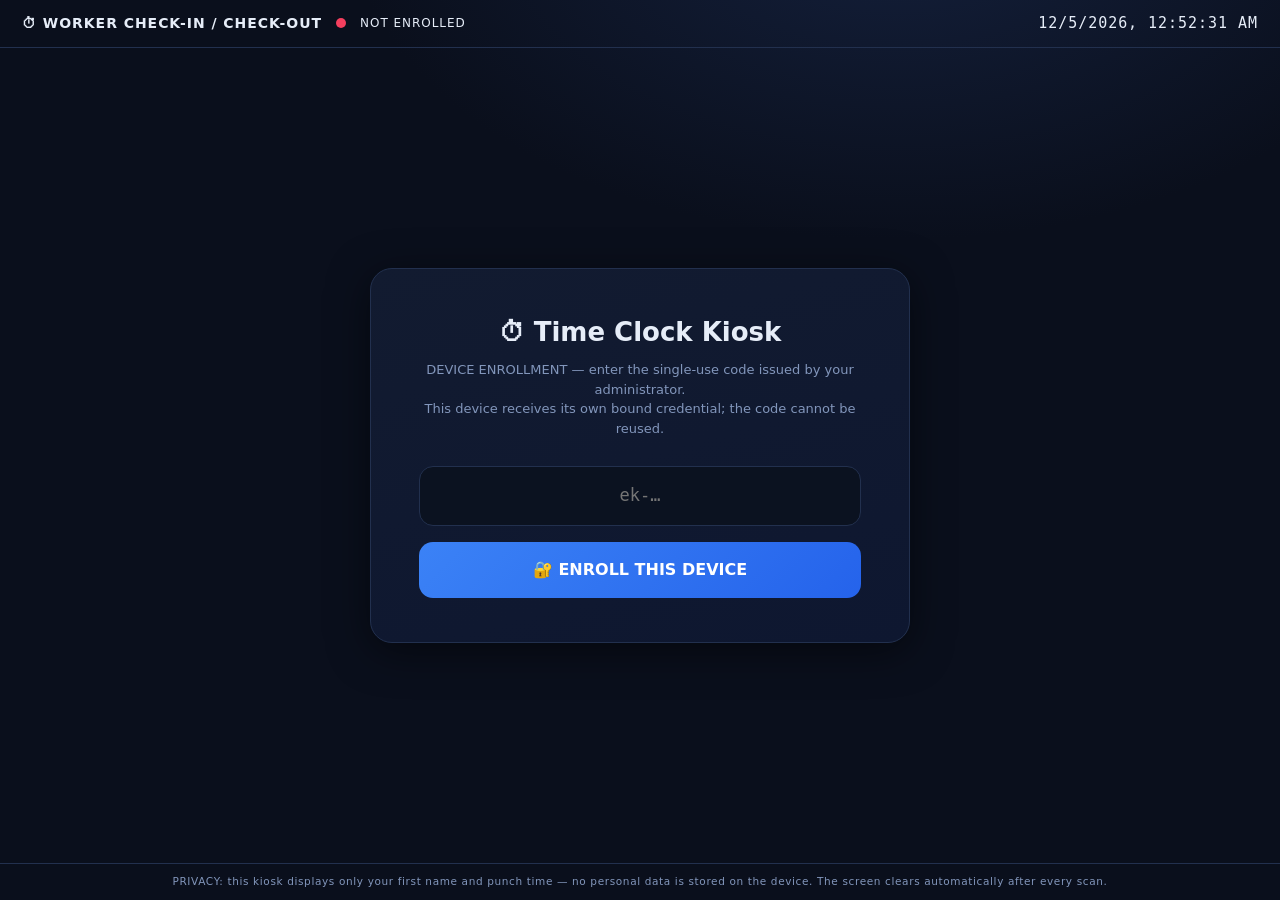
<file: platform/static/checkin.html>
<!DOCTYPE html>
<html lang="en">
<head>
<meta charset="UTF-8">
<meta name="viewport" content="width=device-width, initial-scale=1, maximum-scale=1, user-scalable=no, viewport-fit=cover">
<meta name="theme-color" content="#0a0f1c">
<meta name="mobile-web-app-capable" content="yes">
<meta name="apple-mobile-web-app-capable" content="yes">
<meta name="apple-mobile-web-app-status-bar-style" content="black-translucent">
<meta name="apple-mobile-web-app-title" content="Time Clock">
<title>Worker Check-In Kiosk</title>
<style>
  :root{--bg:#0a0f1c;--panel:#121b30;--line:#22304e;--fg:#e6edf8;--mut:#8296bb;
        --acc:#3b82f6;--ok:#10b981;--err:#f43f5e;--warn:#f59e0b}
  *{box-sizing:border-box;margin:0;padding:0;user-select:none;-webkit-user-select:none;-webkit-tap-highlight-color:transparent}
  body{background:radial-gradient(1000px 600px at 70% -10%,#14203c,var(--bg) 55%);
       color:var(--fg);font:15px/1.5 "Segoe UI",system-ui,-apple-system,sans-serif;
       height:100vh;height:100dvh;padding-top:env(safe-area-inset-top);
       display:flex;flex-direction:column;overflow:hidden;touch-action:manipulation}
  header{display:flex;align-items:center;gap:14px;padding:12px 22px;
         border-bottom:1px solid var(--line);font-size:12px;letter-spacing:.08em}
  header b{font-size:14px}
  .led{width:10px;height:10px;border-radius:50%;background:var(--err)}
  .led.ok{background:var(--ok);box-shadow:0 0 8px var(--ok)}
  #clock{margin-left:auto;font-family:Consolas,monospace;font-size:15px}
  main{flex:1;display:flex;align-items:center;justify-content:center;flex-direction:column;gap:26px;padding:24px}
  .card{background:linear-gradient(165deg,var(--panel),#0e1730);border:1px solid var(--line);
        border-radius:22px;padding:44px 48px;width:540px;max-width:95vw;text-align:center;
        box-shadow:0 8px 40px rgba(0,0,0,.5)}
  h1{font-size:26px;margin-bottom:8px}
  .sub{color:var(--mut);font-size:13px;margin-bottom:28px}
  input{width:100%;font:inherit;color:inherit;background:#0b1220;border:1.5px solid var(--line);
        border-radius:14px;padding:16px;outline:none;text-align:center;font-size:17px;
        font-family:Consolas,monospace}
  input:focus{border-color:var(--acc)}
  button{font:inherit;color:#fff;background:linear-gradient(135deg,var(--acc),#2563eb);
         border:none;border-radius:14px;padding:16px 34px;font-weight:700;cursor:pointer;
         font-size:16px;width:100%;margin-top:16px}
  button:active{transform:scale(.97)}
  #result{display:none}
  #result .big{font-size:74px;margin-bottom:10px}
  #result h2{font-size:30px;margin-bottom:6px}
  #result .when{color:var(--mut);font-size:14px}
  .ok-bg{border-color:var(--ok)!important}
  .err-bg{border-color:var(--err)!important}
  footer{padding:10px 22px;border-top:1px solid var(--line);font-size:10.5px;
         color:var(--mut);letter-spacing:.06em;text-align:center}
</style>
</head>
<body>
<header><b>⏱ WORKER CHECK-IN / CHECK-OUT</b>
  <span class="led" id="led"></span><span id="conn">NOT ENROLLED</span>
  <span id="devname"></span><span id="clock">—</span></header>
<main>
  <div class="card" id="enroll">
    <h1>⏱ Time Clock Kiosk</h1>
    <p class="sub">DEVICE ENROLLMENT — enter the single-use code issued by your administrator.<br>
       This device receives its own bound credential; the code cannot be reused.</p>
    <input id="code" placeholder="ek-…" autocomplete="off">
    <button id="do-enroll">🔐 ENROLL THIS DEVICE</button>
    <p id="enroll-err" style="color:var(--err);margin-top:12px;display:none;font-weight:600"></p>
  </div>

  <div class="card" id="scan" style="display:none">
    <h1>👋 Scan your badge</h1>
    <p class="sub">Hold your worker or visitor QR badge up to the camera.<br>
       Your punch is recorded immediately and cannot be lost.</p>
    <div id="cam-wrap" style="position:relative;width:min(360px,86vw);margin:0 auto 14px;border-radius:14px;overflow:hidden;border:1.5px solid var(--line);background:#000">
      <video id="cam" playsinline muted style="width:100%;display:block;aspect-ratio:1/1;object-fit:cover"></video>
      <div style="position:absolute;inset:12%;border:2.5px solid rgba(79,142,247,.85);border-radius:12px;box-shadow:0 0 0 9999px rgba(0,0,0,.35);pointer-events:none"></div>
      <div id="cam-gate" style="position:absolute;inset:0;display:flex;flex-direction:column;align-items:center;justify-content:center;gap:14px;background:rgba(6,10,22,.92);text-align:center;padding:20px">
        <div style="font-size:44px">📷</div>
        <div style="font-weight:800;font-size:15px;letter-spacing:.02em">CAMERA SCANNER</div>
        <div id="cam-gate-msg" style="font-size:12px;color:var(--mut);line-height:1.7;max-width:280px">
          This kiosk uses the camera to read badge QR codes.
          Your browser will ask for permission — tap <b>Allow</b>.</div>
        <button id="cam-enable" style="width:auto;padding:13px 30px;font-size:14px">🔓 ENABLE CAMERA</button>
      </div>
      <div id="cam-status" style="position:absolute;left:0;right:0;bottom:0;padding:6px;font-size:11px;letter-spacing:.06em;text-align:center;background:rgba(6,10,22,.75)">CAMERA OFF</div>
    </div>
    <p id="cam-err" style="display:none;color:var(--err);font-weight:600;font-size:12.5px;margin-bottom:10px;line-height:1.7"></p>
    <input id="badge" placeholder="…or scan with a handheld scanner (wb-… / vb-…)" autocomplete="off" inputmode="none" style="font-size:14px">
    <p style="margin-top:10px;font-size:11px;color:var(--mut)">Camera decodes automatically · handheld scanner keyboards submit on Enter</p>
  </div>

  <div class="card" id="result">
    <div class="big" id="r-icon">✅</div>
    <h2 id="r-title">—</h2>
    <p class="when" id="r-when">—</p>
  </div>
</main>
<footer>PRIVACY: this kiosk displays only your first name and punch time — no personal data
is stored on the device. The screen clears automatically after every scan.</footer>

<script>
"use strict";
const $=(s)=>document.querySelector(s);
let CRED=localStorage.getItem("checkinCred")||"",DEV=null;
const uuid=()=>crypto.randomUUID?crypto.randomUUID():Date.now()+"-"+Math.random().toString(36).slice(2);
setInterval(()=>$("#clock").textContent=new Date().toLocaleString(),1000);

function show(id){["enroll","scan","result"].forEach(x=>$("#"+x).style.display=x===id?"block":"none");}
function setConn(ok,name){$("#led").className="led "+(ok?"ok":"");
  $("#conn").textContent=ok?"ENROLLED":"NOT ENROLLED";
  $("#devname").textContent=name?("· "+name):"";}

$("#do-enroll").onclick=async()=>{
  $("#enroll-err").style.display="none";
  try{
    const r=await fetch("/api/workforce/enroll",{method:"POST",
      headers:{"Content-Type":"application/json"},
      body:JSON.stringify({code:$("#code").value.trim(),client_info:navigator.userAgent.slice(0,150)})});
    const d=await r.json().catch(()=>({}));
    if(!r.ok)throw new Error(d.detail||"Enrollment failed");
    CRED=d.credential;localStorage.setItem("checkinCred",CRED);
    DEV=d;setConn(true,d.name);show("scan");startCam();$("#badge").focus();
  }catch(e){$("#enroll-err").textContent="❌ "+e.message;$("#enroll-err").style.display="block";}
};

async function submitBadge(code){
  if(!code)return;
  stopCam();               // freeze scanning while we talk to the server
  try{
    const r=await fetch("/api/workforce/scan",{method:"POST",
      headers:{"Content-Type":"application/json"},
      body:JSON.stringify({device:CRED,badge:code,idempotency_key:uuid()})});
    const d=await r.json().catch(()=>({}));
    if(!r.ok)throw new Error(d.detail||"Scan failed");
    const isIn=d.event==="in";
    $("#r-icon").textContent=d.result==="duplicate"?"⚠️":(isIn?"✅":"👋");
    $("#r-title").textContent=d.result==="duplicate"
      ?"Already recorded — take a breath!"
      :`${d.worker.split(" ")[0]} — CLOCKED ${d.event.toUpperCase()}`;
    $("#r-when").textContent=new Date(d.at).toLocaleTimeString();
    $("#result").className="card "+(d.result==="duplicate"?"err-bg":"ok-bg");
  }catch(err){
    $("#r-icon").textContent="⛔";
    $("#r-title").textContent="Access denied";
    $("#r-when").textContent=err.message;
    $("#result").className="card err-bg";
  }
  show("result");
  setTimeout(()=>{show("scan");startCam();$("#badge").focus();},3000);  // auto session clear
}

$("#badge").addEventListener("keydown",(e)=>{
  if(e.key!=="Enter")return;
  const code=$("#badge").value.trim();$("#badge").value="";
  submitBadge(code);
});

/* ============ camera QR scanning ============
   Camera activation is behind an explicit user gesture (ENABLE CAMERA) so the
   browser reliably shows its permission prompt the first time. Once granted,
   the permission is remembered and the camera auto-starts on later visits.
   Primary decoder: native BarcodeDetector (Chrome/Edge/Android).
   Fallback: jsQR. A handheld scanner (keyboard wedge) always works. */
let camStream=null,camTimer=null,lastHit=0,camGranted=localStorage.getItem("camGranted")==="1";
function stopCam(){
  if(camTimer){clearInterval(camTimer);camTimer=null;}
  if(camStream){camStream.getTracks().forEach(t=>t.stop());camStream=null;}
}
function gate(show,msg){
  const g=$("#cam-gate");g.style.display=show?"flex":"none";
  if(msg)$("#cam-gate-msg").innerHTML=msg;
}
async function startCam(){
  const video=$("#cam"),status=$("#cam-status"),errBox=$("#cam-err");
  errBox.style.display="none";
  stopCam();
  // Pre-flight diagnostics — precise, actionable messages
  if(!window.isSecureContext){
    camFail(`This page is served over insecure HTTP (<code>${location.origin}</code>), so the browser refuses camera access.<br>
      \u2022 Open the kiosk via <b>https://\u2026</b> or <b>http://localhost:8600/checkin</b> on the server itself, or<br>
      \u2022 On the kiosk's Chrome, open <code>chrome://flags/#unsafely-treat-insecure-origin-as-secure</code>, add <code>${location.origin}</code>, relaunch.`);
    return;
  }
  if(!navigator.mediaDevices||!navigator.mediaDevices.getUserMedia){
    camFail("This browser has no camera API — update the browser or use a handheld scanner.");return;
  }
  gate(false);
  status.textContent="REQUESTING CAMERA PERMISSION…";
  try{
    camStream=await navigator.mediaDevices.getUserMedia({
      video:{facingMode:"environment",width:{ideal:1280},height:{ideal:1280}},audio:false});
  }catch(e){
    if(e&&(e.name==="NotAllowedError"||e.name==="PermissionDeniedError")){
      localStorage.removeItem("camGranted");camGranted=false;
      // distinguish site-level denial from OS-level camera privacy block
      let site="unknown";
      try{const p=await navigator.permissions.query({name:"camera"});site=p.state;}catch{}
      if(site==="granted"){
        camFail(`The site permission is <b>Allowed</b>, but the operating system is blocking the camera.<br>
          On Windows: <b>Settings → Privacy &amp; security → Camera</b> — turn ON
          <b>Camera access</b>, <b>Let apps access your camera</b> and
          <b>Let desktop apps access your camera</b> (this covers Chrome/Edge), then press RETRY.`);
      }else{
        camFail(`Camera permission was <b>denied</b> (site permission: ${site}). Click the \ud83d\udd12 / camera icon in the address bar,
          set Camera to <b>Allow</b> for this site, then press RETRY.
          <br>If it is already Allow, check Windows: <b>Settings → Privacy &amp; security → Camera → Let desktop apps access your camera</b>.`);
      }
    }else if(e&&e.name==="NotFoundError"){
      camFail("No camera detected on this device — connect a webcam or use a handheld scanner.");
    }else if(e&&e.name==="NotReadableError"){
      camFail("The camera is in use by another application — close it and press RETRY.");
    }else{
      camFail("Camera could not be started ("+((e&&e.name)||"unknown")+") — press RETRY or use a handheld scanner.");
    }
    return;
  }
  localStorage.setItem("camGranted","1");camGranted=true;
  video.srcObject=camStream;
  try{await video.play();}catch{}
  status.textContent="📷 POINT THE BADGE QR AT THE CAMERA";
  let detector=null;
  if("BarcodeDetector"in window){
    try{
      const fmts=await window.BarcodeDetector.getSupportedFormats();
      if(fmts.includes("qr_code"))detector=new window.BarcodeDetector({formats:["qr_code"]});
    }catch{}
  }
  let jsqr=null;
  if(!detector){
    status.textContent="LOADING QR DECODER…";
    try{
      await new Promise((res,rej)=>{const s=document.createElement("script");
        s.src="https://cdn.jsdelivr.net/npm/jsqr@1.4.0/dist/jsQR.js";
        s.onload=res;s.onerror=rej;document.head.appendChild(s);});
      jsqr=window.jsQR;
      status.textContent="📷 POINT THE BADGE QR AT THE CAMERA";
    }catch{
      camFail("No QR decoder available offline — use a handheld scanner");return;
    }
  }
  const canvas=document.createElement("canvas"),ctx=canvas.getContext("2d",{willReadFrequently:true});
  camTimer=setInterval(async()=>{
    if(!video.videoWidth)return;
    if(Date.now()-lastHit<2500)return;      // debounce between reads
    let text="";
    try{
      if(detector){
        const codes=await detector.detect(video);
        if(codes.length)text=codes[0].rawValue||"";
      }else{
        canvas.width=video.videoWidth;canvas.height=video.videoHeight;
        ctx.drawImage(video,0,0);
        const img=ctx.getImageData(0,0,canvas.width,canvas.height);
        const q=jsqr(img.data,img.width,img.height,{inversionAttempts:"dontInvert"});
        if(q&&q.data)text=q.data;
      }
    }catch{}
    text=(text||"").trim();
    if(!text)return;
    lastHit=Date.now();
    status.textContent="✅ BADGE DETECTED";
    if(navigator.vibrate)navigator.vibrate(80);
    submitBadge(text);
  },350);
}
function camFail(msgHtml){
  const errBox=$("#cam-err");
  errBox.innerHTML="📷 "+msgHtml;errBox.style.display="block";
  $("#cam-status").textContent="CAMERA UNAVAILABLE — HANDHELD SCANNER MODE";
  gate(true,"Camera unavailable — see the message below the viewfinder.<br>You can retry after fixing it.");
  $("#cam-enable").textContent="🔄 RETRY CAMERA";
  $("#badge").focus();
}
$("#cam-enable").onclick=()=>startCam();   // user gesture → reliable permission prompt

if(CRED){
  setConn(true,"");show("scan");
  // auto-start only when permission was granted before; otherwise show the
  // ENABLE CAMERA gate so the first-time prompt comes from a user gesture
  if(camGranted)startCam();else gate(true);
  setTimeout(()=>$("#badge").focus(),100);
}
else show("enroll");
document.addEventListener("click",(e)=>{if(CRED&&$("#scan").style.display==="block"&&!e.target.closest("#cam-wrap"))$("#badge").focus();});
</script>
</body>
</html>
</file>
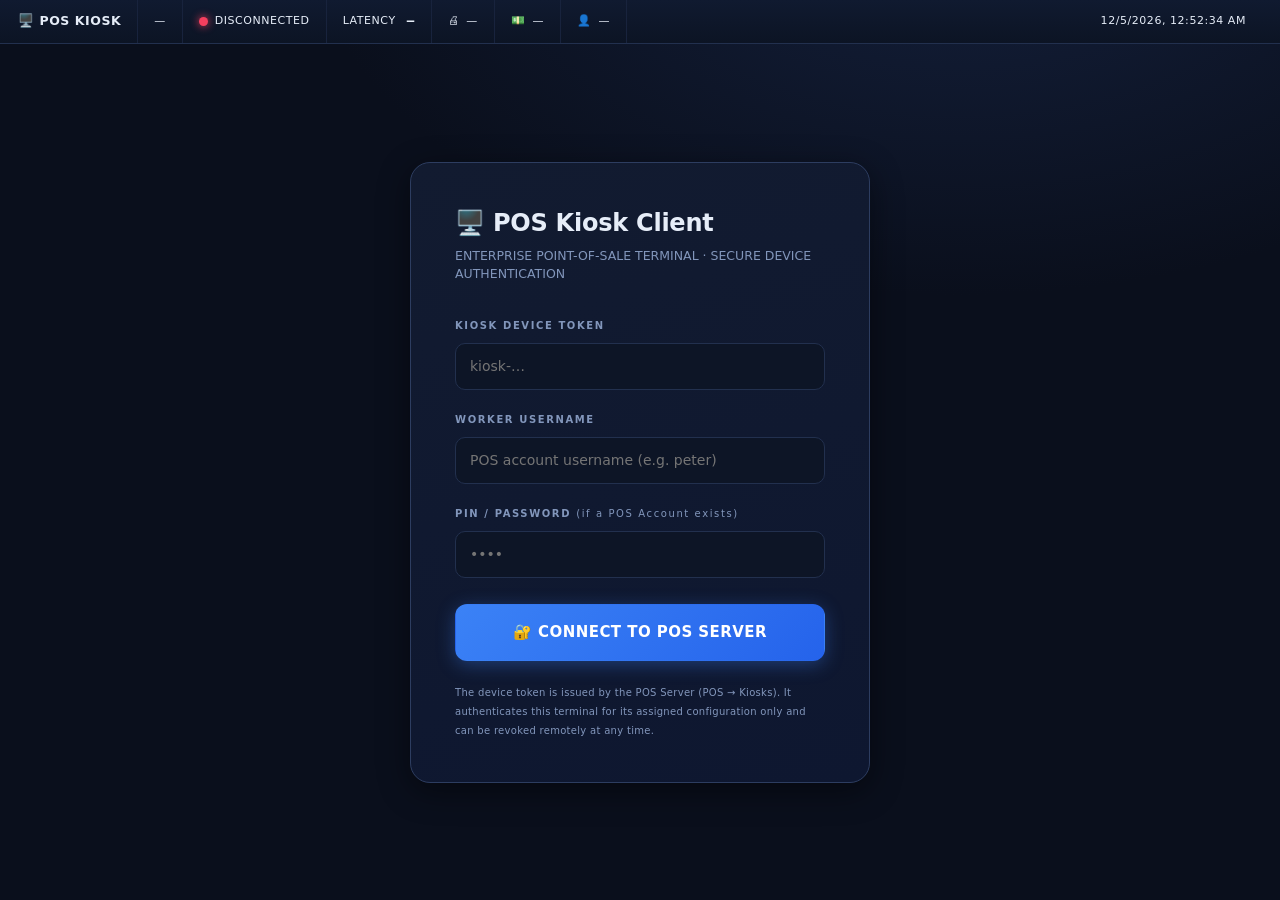
<file: platform/static/kiosk.html>
<!DOCTYPE html>
<html lang="en">
<head>
<meta charset="UTF-8">
<meta name="viewport" content="width=device-width, initial-scale=1, maximum-scale=1, user-scalable=no, viewport-fit=cover">
<meta name="theme-color" content="#0a0f1c">
<meta name="mobile-web-app-capable" content="yes">
<meta name="apple-mobile-web-app-capable" content="yes">
<meta name="apple-mobile-web-app-status-bar-style" content="black-translucent">
<meta name="apple-mobile-web-app-title" content="POS Kiosk">
<title>POS Kiosk Client</title>
<style>
  :root{
    --bg:#0a0f1c;--bg2:#0d1526;--panel:#121b30;--panel2:#16213b;--line:#22304e;--line2:#2d3d60;
    --fg:#e6edf8;--mut:#8296bb;--dim:#5a6b8f;
    --acc:#3b82f6;--acc2:#60a5fa;--ok:#10b981;--warn:#f59e0b;--err:#f43f5e;
    --shadow:0 8px 32px rgba(0,0,0,.45);
    --r:14px;
  }
  *{box-sizing:border-box;margin:0;padding:0;-webkit-tap-highlight-color:transparent;user-select:none;-webkit-user-select:none}
  html,body{height:100%;height:100dvh}
  body{background:radial-gradient(1200px 700px at 75% -10%, #14203c 0%, var(--bg) 55%);
       color:var(--fg);font:14px/1.5 "Segoe UI",system-ui,-apple-system,sans-serif;
       overflow:hidden;touch-action:manipulation;padding-top:env(safe-area-inset-top)}
  .lbl{font-size:10px;letter-spacing:.16em;color:var(--mut);text-transform:uppercase;font-weight:600}
  button{font:inherit;color:inherit;background:var(--panel2);border:1px solid var(--line2);
         border-radius:12px;cursor:pointer;padding:11px 18px;transition:filter .12s,transform .08s}
  button:active{transform:scale(.965)}
  button:hover{filter:brightness(1.15)}
  .primary{background:linear-gradient(135deg,var(--acc) 0%,#2563eb 100%);border-color:transparent;
           color:#fff;font-weight:700;letter-spacing:.03em;box-shadow:0 4px 18px rgba(59,130,246,.35)}
  .ghost{background:transparent}
  input,select{font:inherit;color:inherit;background:var(--bg2);border:1px solid var(--line);
         border-radius:10px;padding:12px 14px;width:100%;outline:none}
  input:focus{border-color:var(--acc)}
  ::-webkit-scrollbar{width:8px;height:8px}::-webkit-scrollbar-thumb{background:var(--line2);border-radius:4px}

  /* ================= status bar ================= */
  #statusbar{display:flex;align-items:center;gap:0;height:44px;padding:0 18px;
             background:linear-gradient(180deg,#101a30,#0c1424);border-bottom:1px solid var(--line);
             font-size:11px;letter-spacing:.05em}
  .sb-item{display:flex;align-items:center;gap:7px;padding:0 16px;height:100%;border-right:1px solid #18233d}
  .sb-item:first-child{padding-left:0}
  .sb-item b{font-size:12.5px;font-weight:700}
  .led{display:inline-block;width:9px;height:9px;border-radius:50%}
  .led.ok{background:var(--ok);box-shadow:0 0 8px var(--ok);animation:pulse 2.2s infinite}
  .led.warn{background:var(--warn);box-shadow:0 0 8px var(--warn)}
  .led.err{background:var(--err);box-shadow:0 0 8px var(--err);animation:blink 1s infinite}
  @keyframes pulse{50%{opacity:.5}} @keyframes blink{50%{opacity:.2}}
  #sb-latency{font-family:Consolas,monospace;font-weight:700}
  #offline-banner{display:none;background:linear-gradient(90deg,#7f1d1d,#b91c1c,#7f1d1d);color:#fff;
                  text-align:center;padding:7px;font-weight:700;letter-spacing:.14em;font-size:11.5px}

  /* ================= login ================= */
  #login{display:flex;align-items:center;justify-content:center;height:calc(100vh - 44px)}
  #login .card{background:linear-gradient(165deg,var(--panel) 0%,#0e1730 100%);border:1px solid var(--line2);
               border-radius:20px;padding:42px 44px;width:460px;max-width:94vw;box-shadow:var(--shadow)}
  #login h1{font-size:24px;font-weight:800;letter-spacing:-.01em}
  #login .sub{color:var(--mut);font-size:12.5px;margin:6px 0 30px}

  /* ================= main POS ================= */
  #pos{display:none;height:calc(100vh - 44px)}
  #pos.on{display:grid;grid-template-columns:1fr 400px}
  #left{display:flex;flex-direction:column;overflow:hidden}

  /* context strip: order type + table */
  #ctx{display:flex;gap:10px;align-items:center;padding:12px 18px 0}
  #ctx .seg{display:flex;background:var(--bg2);border:1px solid var(--line);border-radius:12px;padding:3px;gap:3px}
  #ctx .seg button{border:none;background:transparent;padding:9px 20px;font-size:12px;font-weight:700;letter-spacing:.06em;border-radius:9px}
  #ctx .seg button.sel{background:linear-gradient(135deg,var(--acc),#2563eb);color:#fff;box-shadow:0 2px 10px rgba(59,130,246,.4)}
  #tablebtn{display:none;align-items:center;gap:9px;padding:9px 18px;font-weight:700;font-size:12.5px;
            border-radius:12px;border:1px dashed var(--acc);color:var(--acc2);background:rgba(59,130,246,.07)}
  #tablebtn.chosen{border-style:solid;background:rgba(16,185,129,.1);border-color:var(--ok);color:var(--ok)}
  #search{margin-left:auto;max-width:280px;position:relative;flex:1}
  #search input{padding:10px 14px 10px 38px;border-radius:12px}
  #search::before{content:"⌕";position:absolute;left:13px;top:8px;font-size:17px;color:var(--dim)}

  /* supermarket scan lane */
  #scanbar{display:none;margin:12px 18px 0;position:relative}
  #scanbar.on{display:block}
  #scanbar input{padding:15px 16px 15px 52px;font-size:16px;border-radius:14px;
                 border:1.5px solid var(--acc);background:rgba(59,130,246,.06);
                 font-family:Consolas,monospace;letter-spacing:.05em}
  #scanbar::before{content:"‖█‖";position:absolute;left:15px;top:14px;font-size:15px;color:var(--acc2);font-weight:800}
  #scanbar .hint{position:absolute;right:14px;top:15px;font-size:10px;letter-spacing:.12em;color:var(--dim);pointer-events:none}
  .prod .sku{font-size:9.5px;color:var(--dim);font-family:Consolas,monospace}
  .prod .sale{color:var(--warn);font-size:10.5px;font-weight:800;letter-spacing:.06em}
  .prod .was{color:var(--dim);text-decoration:line-through;font-size:11px;font-weight:600;margin-left:6px}
  .prod .wt{position:absolute;top:12px;right:12px;font-size:9px;letter-spacing:.1em;color:var(--warn);
            border:1px solid var(--warn);border-radius:6px;padding:2px 6px;font-weight:800}

  #cats{display:flex;gap:8px;padding:14px 18px 10px;overflow-x:auto;scrollbar-width:none}
  #cats::-webkit-scrollbar{display:none}
  #cats button{white-space:nowrap;padding:11px 22px;font-weight:700;font-size:13px;border-radius:12px}
  #cats button.sel{background:linear-gradient(135deg,var(--acc),#2563eb);border-color:transparent;color:#fff;
                   box-shadow:0 3px 14px rgba(59,130,246,.35)}
  #grid{flex:1;overflow-y:auto;display:grid;grid-template-columns:repeat(auto-fill,minmax(168px,1fr));
        gap:12px;padding:8px 18px 18px;align-content:start}
  .prod{background:linear-gradient(165deg,var(--panel) 0%,#101a32 100%);border:1px solid var(--line);
        border-radius:var(--r);padding:16px;cursor:pointer;display:flex;flex-direction:column;gap:7px;
        min-height:118px;position:relative;overflow:hidden;transition:border-color .12s,transform .1s}
  .prod:hover{border-color:var(--acc)}
  .prod:active{transform:scale(.97)}
  .prod .cat-tag{font-size:9.5px;letter-spacing:.12em;color:var(--dim);text-transform:uppercase;font-weight:700}
  .prod b{font-size:14.5px;line-height:1.3}
  .prod .price{color:var(--ok);font-weight:800;font-size:16.5px;margin-top:auto;font-variant-numeric:tabular-nums}
  .prod .add{position:absolute;right:12px;bottom:12px;width:30px;height:30px;border-radius:9px;
             background:rgba(59,130,246,.15);color:var(--acc2);display:flex;align-items:center;
             justify-content:center;font-size:18px;font-weight:800}
  .soldout{opacity:.38;pointer-events:none}
  .soldout .price{color:var(--err)}
  .empty-grid{grid-column:1/-1;text-align:center;color:var(--mut);padding:70px 20px}
  .empty-grid .big{font-size:42px;margin-bottom:12px}

  /* ================= order panel ================= */
  #cart{border-left:1px solid var(--line);display:flex;flex-direction:column;
        background:linear-gradient(180deg,#0e1728,#0b1220)}
  #cart-head{padding:15px 20px;border-bottom:1px solid var(--line);display:flex;
             justify-content:space-between;align-items:center}
  #cart-head b{font-size:15px;letter-spacing:.02em}
  #cart-meta{padding:10px 20px;border-bottom:1px solid #17203a;display:flex;gap:14px;flex-wrap:wrap;font-size:11px;color:var(--mut)}
  #cart-meta b{color:var(--fg)}
  #lines{flex:1;overflow-y:auto;padding:6px 14px}
  .line{display:grid;grid-template-columns:1fr auto auto;gap:10px;align-items:center;
        padding:12px 8px;border-bottom:1px solid #141e36}
  .line b{font-size:13.5px}
  .line .sub{font-size:11px;color:var(--mut);font-variant-numeric:tabular-nums}
  .line .qtybtns{display:flex;gap:5px;align-items:center}
  .line .qtybtns button{padding:5px 13px;font-weight:800;border-radius:9px;font-size:14px}
  .line .qtybtns .q{min-width:26px;text-align:center;font-weight:800;font-variant-numeric:tabular-nums}
  .line .amt{font-weight:800;font-variant-numeric:tabular-nums;min-width:64px;text-align:right}
  #totals{padding:14px 20px 6px;border-top:1px solid var(--line);font-size:13.5px}
  #totals .row{display:flex;justify-content:space-between;margin:4px 0;color:var(--mut)}
  #totals .row span:last-child{color:var(--fg);font-variant-numeric:tabular-nums;font-weight:600}
  #totals .grand{font-size:15px;padding-top:8px;margin-top:8px;border-top:1px dashed var(--line2)}
  #totals .grand span{font-size:24px!important;font-weight:900!important;color:var(--ok)!important}
  #paybox{padding:12px 20px 18px}
  #paybox .lbl{display:block;margin-bottom:8px}
  #paytypes{display:grid;grid-template-columns:1fr 1fr;gap:8px;margin-bottom:10px}
  #paytypes button{padding:13px;font-weight:700;font-size:13px}
  #paytypes button.sel{border-color:var(--ok);background:rgba(16,185,129,.1);color:var(--ok)}
  #submit{width:100%;padding:17px;font-size:16px;border-radius:14px}
  #submit:disabled{opacity:.45;cursor:not-allowed;box-shadow:none}

  /* ================= modal (zone/table picker) ================= */
  #modal{display:none;position:fixed;inset:0;background:rgba(5,9,18,.78);backdrop-filter:blur(4px);
         z-index:50;align-items:center;justify-content:center}
  #modal.on{display:flex}
  #modal .mcard{background:linear-gradient(165deg,var(--panel),#0d1628);border:1px solid var(--line2);
                border-radius:20px;width:97vw;height:96vh;display:flex;
                flex-direction:column;box-shadow:var(--shadow)}
  #modal .mhead{display:flex;align-items:center;gap:14px;padding:18px 24px;border-bottom:1px solid var(--line)}
  #modal .mhead b{font-size:17px}
  #modal .mhead .x{margin-left:auto;padding:7px 15px}
  #zonetabs{display:flex;gap:8px;padding:14px 24px 0;flex-wrap:wrap}
  #zonetabs button{padding:10px 22px;font-weight:700;font-size:12.5px;border-radius:11px}
  #zonetabs button.sel{background:linear-gradient(135deg,var(--acc),#2563eb);border-color:transparent;color:#fff}
  #floor{position:relative;margin:14px 24px;border:1px solid var(--line);border-radius:14px;
         overflow:hidden;flex:1;min-height:300px;
         background:
           repeating-linear-gradient(0deg,transparent,transparent 23px,#131d35 23px,#131d35 24px),
           repeating-linear-gradient(90deg,transparent,transparent 23px,#131d35 23px,#131d35 24px),#0c1426}
  .fl-zone{position:absolute;border:1.5px dashed;border-radius:10px;padding:5px 10px;
           font-size:12px;letter-spacing:.12em;font-weight:700;pointer-events:none}
  .fl-struct{position:absolute;display:flex;align-items:center;justify-content:center;gap:4px;
             font-size:12px;border:1.5px solid;border-radius:5px;pointer-events:none;overflow:hidden;white-space:nowrap}
  .fl-table{position:absolute;display:flex;flex-direction:column;align-items:center;justify-content:center;
            border:3px solid;font-weight:800;cursor:pointer;transition:transform .1s;font-size:17px}
  .fl-table:active{transform:scale(.93)}
  .fl-table .seats{font-size:11px;font-weight:600;opacity:.85}
  .fl-table.taken{cursor:not-allowed;opacity:.45}
  .fl-table.picked{box-shadow:0 0 0 4px rgba(59,130,246,.45),0 0 22px rgba(59,130,246,.5)}
  #legend{display:flex;gap:18px;padding:0 24px 14px;font-size:10.5px;color:var(--mut);flex-wrap:wrap}
  .lg{display:flex;gap:6px;align-items:center}
  .lg i{width:11px;height:11px;border-radius:3px;display:inline-block}
  #mfoot{display:flex;gap:10px;align-items:center;padding:14px 24px;border-top:1px solid var(--line)}
  #mfoot .pick-info{font-size:13px;color:var(--mut)}
  #mfoot .pick-info b{color:var(--fg)}
  #mfoot .primary{margin-left:auto;padding:13px 34px}

  .toast{position:fixed;bottom:26px;left:50%;transform:translateX(-50%);
         background:var(--panel2);border:1px solid var(--acc);border-radius:12px;
         padding:13px 26px;z-index:99;font-weight:600;box-shadow:var(--shadow)}
  .toast.err{border-color:var(--err)}
</style>
</head>
<body>
<div id="statusbar">
  <span class="sb-item"><b>🖥️ POS KIOSK</b></span>
  <span class="sb-item" id="sb-name">—</span>
  <span class="sb-item"><span class="led err" id="sb-led"></span><span id="sb-conn">DISCONNECTED</span></span>
  <span class="sb-item">LATENCY&nbsp;<b id="sb-latency">—</b></span>
  <span class="sb-item">🖨 <span id="sb-printer">—</span></span>
  <span class="sb-item">💵 <span id="sb-drawer">—</span></span>
  <span class="sb-item">👤 <span id="sb-worker">—</span></span>
  <span class="sb-item" style="margin-left:auto;border-right:none" id="sb-clock">—</span>
  <button id="sb-logout" style="display:none;padding:5px 14px;font-size:10.5px;margin-left:10px">DISCONNECT</button>
</div>
<div id="offline-banner">⚠ CONNECTION LOST — ORDERS ARE QUEUED LOCALLY AND RETRIED AUTOMATICALLY</div>

<div id="login">
  <div class="card">
    <h1>🖥️ POS Kiosk Client</h1>
    <p class="sub">ENTERPRISE POINT-OF-SALE TERMINAL · SECURE DEVICE AUTHENTICATION</p>
    <label class="lbl">Kiosk device token</label>
    <input id="tok" type="password" placeholder="kiosk-…" autocomplete="off" style="margin:8px 0 18px">
    <label class="lbl">Worker username</label>
    <input id="worker" placeholder="POS account username (e.g. peter)" autocomplete="off" style="margin:8px 0 18px">
    <label class="lbl">PIN / password <span style="font-weight:400;text-transform:none">(if a POS Account exists)</span></label>
    <input id="pin" type="password" placeholder="••••" autocomplete="off" style="margin:8px 0 26px">
    <button class="primary" id="connect" style="width:100%;padding:16px;font-size:15px">🔐 CONNECT TO POS SERVER</button>
    <p id="login-err" style="color:var(--err);margin-top:14px;display:none;font-weight:600"></p>
    <p class="lbl" style="margin-top:22px;line-height:1.9;font-weight:400;text-transform:none;letter-spacing:.03em">
    The device token is issued by the POS Server (POS → Kiosks). It authenticates this
    terminal for its assigned configuration only and can be revoked remotely at any time.</p>
  </div>
</div>

<div id="pos">
  <div id="left">
    <div id="ctx">
      <div class="seg" id="ordertype"></div>
      <button id="tablebtn">🪑 <span id="tablebtn-txt">SELECT TABLE</span></button>
      <div id="search"><input id="q" placeholder="Search menu…"></div>
    </div>
    <div id="scanbar"><input id="scan" placeholder="Scan barcode or enter SKU / UPC — press Enter" autocomplete="off"><span class="hint">SCAN · ENTER</span></div>
    <div id="cats"></div>
    <div id="grid"></div>
  </div>
  <div id="cart">
    <div id="cart-head"><b>🧾 CURRENT ORDER</b><button class="ghost" id="clear" style="padding:5px 14px;font-size:11px;border-color:var(--line)">CLEAR ALL</button></div>
    <div id="cart-meta"></div>
    <div id="lines"></div>
    <div id="totals">
      <div class="row"><span>Subtotal</span><span id="t-sub">$0.00</span></div>
      <div class="row"><span>Tax</span><span id="t-tax">$0.00</span></div>
      <div class="row grand"><span>TOTAL</span><span id="t-total">$0.00</span></div>
    </div>
    <div id="paybox">
      <span class="lbl">Payment method</span>
      <div id="paytypes">
        <button data-pay="cash" class="sel">💵 CASH</button>
        <button data-pay="card">💳 CARD</button>
      </div>
      <button class="primary" id="submit">✅ SUBMIT ORDER</button>
    </div>
  </div>
</div>

<!-- ============ zone & table picker ============ -->
<div id="modal">
  <div class="mcard">
    <div class="mhead"><b>🪑 Select Dining Zone &amp; Table</b>
      <span class="lbl" id="mhead-sub"></span>
      <button class="x ghost" id="m-close">✕ CLOSE</button></div>
    <div id="zonetabs"></div>
    <div id="floor"></div>
    <div id="legend">
      <span class="lg"><i style="background:#10b981"></i> AVAILABLE</span>
      <span class="lg"><i style="background:#f43f5e"></i> OCCUPIED</span>
      <span class="lg"><i style="background:#f59e0b"></i> RESERVED</span>
      <span class="lg"><i style="background:#fb923c"></i> AWAITING PAYMENT</span>
      <span class="lg"><i style="background:#38bdf8"></i> CLEANING</span>
      <span class="lg"><i style="background:#64748b"></i> DISABLED</span>
    </div>
    <div id="mfoot">
      <span class="pick-info" id="pick-info">No table selected</span>
      <button class="primary" id="m-confirm" disabled>CONFIRM TABLE</button>
    </div>
  </div>
</div>

<script>
"use strict";
const $=(s)=>document.querySelector(s), $$=(s)=>[...document.querySelectorAll(s)];
const esc=(s)=>String(s).replace(/[&<>"']/g,c=>({"&":"&amp;","<":"&lt;",">":"&gt;",'"':"&quot;","'":"&#39;"}[c]));
const money=(n)=>"$"+(+n||0).toFixed(2);
const uuid=()=>crypto.randomUUID?crypto.randomUUID():Date.now()+"-"+Math.random().toString(36).slice(2);

let CFG=null,TOKEN="",WORKER="",CART=[],PAY="cash",OTYPE="dine-in",CAT="ALL",QUERY="";
let TABLE=null,pickedTable=null,zoneSel="";
let offline=false,queue=JSON.parse(localStorage.getItem("kioskQueue")||"[]");

const STATC={available:"#10b981",occupied:"#f43f5e",reserved:"#f59e0b",
  "awaiting payment":"#fb923c",cleaning:"#38bdf8",disabled:"#64748b"};
const STRUCT_STYLE={wall:["#94a3b8","⬛"],door:["#f59e0b","🚪"],window:["#38bdf8","🪟"],
  entrance:["#10b981","➡"],kitchen:["#fb923c","🍳"],bar:["#a78bfa","🍸"],counter:["#f59e0b","🧾"],
  restroom:["#60a5fa","🚻"],stairs:["#94a3b8","🪜"],pillar:["#64748b","■"],divider:["#64748b","┄"],
  plant:["#4ade80","🪴"],other:["#94a3b8","□"]};

function toast(msg,cls){const t=document.createElement("div");t.className="toast "+(cls||"");
  t.textContent=msg;document.body.appendChild(t);setTimeout(()=>t.remove(),2800);}

/* ============ connection / heartbeat ============ */
function setConn(state,ms){
  $("#sb-led").className="led "+state;
  $("#sb-conn").textContent=state==="ok"?"CONNECTED":state==="warn"?"DEGRADED":"DISCONNECTED";
  $("#sb-latency").textContent=ms!=null?ms+" ms":"—";
  const was=offline;offline=state==="err";
  $("#offline-banner").style.display=offline?"block":"none";
  if(was&&!offline)flushQueue();
}
async function heartbeat(){
  if(!TOKEN)return;
  const t0=performance.now();
  try{
    const r=await fetch("/api/kiosk/heartbeat",{method:"POST",headers:{"Content-Type":"application/json"},
      body:JSON.stringify({token:TOKEN,version:"kiosk-client/2.0"})});
    if(!r.ok)throw 0;
    const ms=Math.round(performance.now()-t0);
    setConn(ms>1500?"warn":"ok",ms);
  }catch{setConn("err",null);}
}
setInterval(()=>{$("#sb-clock").textContent=new Date().toLocaleString();},1000);

/* ============ offline queue ============ */
function saveQueue(){localStorage.setItem("kioskQueue",JSON.stringify(queue));}
async function flushQueue(){
  while(queue.length){
    try{
      const r=await fetch("/api/kiosk/orders",{method:"POST",headers:{"Content-Type":"application/json"},
        body:JSON.stringify(queue[0])});
      if(!r.ok&&r.status!==409)break;
      queue.shift();saveQueue();toast("📤 Queued order transmitted");
    }catch{break;}
  }
}

/* ============ login ============ */
$("#connect").onclick=async()=>{
  TOKEN=$("#tok").value.trim();WORKER=$("#worker").value.trim()||"kiosk";
  $("#login-err").style.display="none";
  const t0=performance.now();
  try{
    const r=await fetch("/api/kiosk/handshake",{method:"POST",headers:{"Content-Type":"application/json"},
      body:JSON.stringify({token:TOKEN})});
    const d=await r.json().catch(()=>({}));
    if(!r.ok)throw new Error(d.detail||"Handshake failed");
    CFG=d;
    // Individual worker sign-in: verify PIN against the encrypted POS Account
    // secret when one is provided. Without a PIN we fall back to name-only
    // (small shops with no POS Accounts configured).
    const pin=$("#pin").value;
    if(pin){
      const wr=await fetch("/api/kiosk/worker-login",{method:"POST",headers:{"Content-Type":"application/json"},
        body:JSON.stringify({token:TOKEN,username:WORKER,pin})});
      const wd=await wr.json().catch(()=>({}));
      if(!wr.ok)throw new Error(wd.detail||"Worker sign-in failed");
      WORKER=wd.worker||WORKER;
      toast("👤 "+WORKER+" · "+(wd.role||"Cashier"));
    }
    setConn("ok",Math.round(performance.now()-t0));
    $("#sb-name").innerHTML=`<b>${esc(CFG.kiosk.name)}</b>&nbsp;· ${esc(CFG.business.name)}`;
    $("#sb-printer").textContent=CFG.printer?CFG.printer.name:"no printer";
    $("#sb-drawer").textContent=CFG.drawer?CFG.drawer.name:"no drawer";
    $("#sb-worker").textContent=WORKER;
    $("#sb-logout").style.display="";
    $("#login").style.display="none";
    $("#pos").classList.add("on");
    buildUI();
    setInterval(heartbeat,20000);
    setInterval(async()=>{if(!offline&&await refreshConfig()){renderGrid();updateTableBtn();}},60000);
    flushQueue();
  }catch(e){
    $("#login-err").textContent="❌ "+e.message;
    $("#login-err").style.display="block";
    setConn("err",null);
  }
};
$("#sb-logout").onclick=()=>location.reload();

/* ============ live config refresh ============ */
async function refreshConfig(){
  if(!TOKEN)return false;
  try{
    const r=await fetch("/api/kiosk/handshake",{method:"POST",headers:{"Content-Type":"application/json"},
      body:JSON.stringify({token:TOKEN})});
    if(!r.ok)return false;
    CFG=await r.json();
    return true;
  }catch{return false;}
}

/* ============ catalog ============ */
const isMarket=()=>CFG&&CFG.business.type==="supermarket";
function buildUI(){
  const defTypes=isMarket()?"checkout,pickup":"dine-in,pickup";
  const types=(CFG.kiosk.data.order_types||defTypes).split(",").map(s=>s.trim()).filter(Boolean);
  OTYPE=types[0]||(isMarket()?"checkout":"dine-in");
  $("#ordertype").innerHTML=types.map(t=>`<button data-ot="${esc(t)}" class="${t===OTYPE?"sel":""}">${esc(t.toUpperCase())}</button>`).join("");
  $$("#ordertype button").forEach(b=>b.onclick=()=>{OTYPE=b.dataset.ot;
    $$("#ordertype button").forEach(x=>x.classList.toggle("sel",x===b));updateTableBtn();renderCart();});
  // supermarket: department tabs; restaurant: category tabs
  const tabs=isMarket()
    ?["ALL",...new Set([...(CFG.departments||[]).map(d=>d.data.custom||d.name),
                        ...CFG.items.map(i=>String(i.data.department||"").trim()).filter(Boolean)])]
    :["ALL",...CFG.categories.map(c=>c.name)];
  $("#cats").innerHTML=tabs.map(c=>`<button data-cat="${esc(c)}" class="${c===CAT?"sel":""}">${isMarket()&&c!=="ALL"?"🏬 ":""}${esc(c)}</button>`).join("");
  $$("#cats button").forEach(b=>b.onclick=()=>{CAT=b.dataset.cat;
    $$("#cats button").forEach(x=>x.classList.toggle("sel",x===b));renderGrid();});
  $("#q").oninput=()=>{QUERY=$("#q").value.trim().toLowerCase();renderGrid();};
  $("#q").placeholder=isMarket()?"Search products, SKU, barcode…":"Search menu…";
  // supermarket scan lane — barcode scanner types digits + Enter
  $("#scanbar").classList.toggle("on",isMarket());
  if(isMarket()){
    const sc=$("#scan");
    sc.onkeydown=(e)=>{if(e.key!=="Enter")return;
      const code=sc.value.trim();sc.value="";if(!code)return;scanCode(code);};
    sc.focus();
    // keep the scanner input focused unless the user is typing elsewhere
    document.addEventListener("click",(e)=>{
      if(isMarket()&&!e.target.closest("input,textarea,button,.line"))sc.focus();});
  }
  $("#tablebtn").onclick=openTablePicker;
  updateTableBtn();renderGrid();renderCart();
}
function scanCode(code){
  const lc=code.toLowerCase();
  const hit=CFG.items.find(i=>String(i.data.upc||"").trim()===code||String(i.data.sku||"").trim().toLowerCase()===lc)
    ||(CFG.sub_items||[]).find(s=>String(s.data.upc||"").trim()===code||String(s.data.sku||"").trim().toLowerCase()===lc);
  if(!hit){toast(`❌ No product for code ${code}`,"err");return;}
  addLine(hit);
  toast(`✅ ${hit.name} — scanned`);
}
function updateTableBtn(){
  const isDine=OTYPE==="dine-in"&&CFG.business.type==="restaurant";
  $("#tablebtn").style.display=isDine?"flex":"none";
  if(!isDine)TABLE=null;
  $("#tablebtn").classList.toggle("chosen",!!TABLE);
  $("#tablebtn-txt").textContent=TABLE?`TABLE ${TABLE.name} · ${TABLE.zone||"—"}`:"SELECT TABLE";
}
function renderGrid(){
  const tagOf=(i)=>isMarket()?String(i.data.department||"").trim():String(i.data.category||"").trim();
  let items=CFG.items.filter(i=>CAT==="ALL"||tagOf(i)===CAT);
  if(QUERY)items=items.filter(i=>(i.name+" "+(i.data.description||"")+" "+(i.data.sku||"")+" "+(i.data.upc||"")).toLowerCase().includes(QUERY));
  $("#grid").innerHTML=items.length?items.map(i=>{
    const so=i.data.sold_out==="yes",sale=+i.data.sale_price||0,base=+i.data.price||0;
    const wt=i.data.weight_based==="yes",unit=i.data.unit&&i.data.unit!=="each"?"/"+i.data.unit:"";
    return `<div class="prod ${so?"soldout":""}" data-ix="${CFG.items.indexOf(i)}">
      <span class="cat-tag">${esc(tagOf(i)||"·")}</span>
      ${wt?`<span class="wt">⚖ BY WEIGHT</span>`:""}
      <b>${esc(i.name)}</b>
      ${isMarket()&&(i.data.sku||i.data.upc)?`<span class="sku">${esc(i.data.sku||i.data.upc)}</span>`:""}
      ${sale&&sale<base?`<span class="sale">SALE</span>`:""}
      <span class="price">${so?"SOLD OUT":money(sale&&sale<base?sale:base)+unit}${sale&&sale<base?`<span class="was">${money(base)}</span>`:""}</span>
      ${so?"":`<span class="add">＋</span>`}</div>`;}).join("")
    :`<div class="empty-grid"><div class="big">${isMarket()?"🛒":"🍽️"}</div><b>No ${isMarket()?"products":"menu items"}${QUERY?" match your search":""}.</b><br>
       <span style="font-size:12px">Configure Items / Products on the POS Server — they appear here on reconnect.</span></div>`;
  $$(".prod").forEach(p=>p.onclick=()=>addLine(CFG.items[+p.dataset.ix]));
}

/* ============ zone & table picker ============ */
// A table with no explicit zone inherits the zone whose rectangle contains
// its center point on the floor plan (matches how it was drawn in the designer).
function effZone(d){
  const z=String(d.zone||"").trim();
  if(z)return z;
  const cx=(+d.x||0)+(+d.w||52)/2,cy=(+d.y||0)+(+d.h||52)/2;
  const hit=(CFG.zones||[]).find(zn=>{const zd=zn.data;
    return cx>=(+zd.x||0)&&cx<=(+zd.x||0)+(+zd.w||200)&&cy>=(+zd.y||0)&&cy<=(+zd.y||0)+(+zd.h||140);});
  return hit?hit.name:"";
}
async function openTablePicker(){
  await refreshConfig();          // pull latest zones/structures/tables from the POS Server
  updateTableBtn();
  pickedTable=TABLE;
  const zones=CFG.zones||[];
  // always one zone at a time — no whole-floor view
  if(zones.length&&(!zoneSel||!zones.some(z=>z.name===zoneSel)))zoneSel=zones[0].name;
  $("#mhead-sub").textContent=`${(CFG.tables||[]).length} TABLES · ${zones.length} ZONES`;
  $("#zonetabs").innerHTML=zones.length
    ?zones.map(z=>`<button data-z="${esc(z.name)}" class="${z.name===zoneSel?"sel":""}">🏛 ${esc(z.name.toUpperCase())}</button>`).join("")
    :`<span class="lbl" style="padding:4px 0">No zones defined — showing the whole floor</span>`;
  $$("#zonetabs button").forEach(b=>b.onclick=()=>{zoneSel=b.dataset.z;
    $$("#zonetabs button").forEach(x=>x.classList.toggle("sel",x===b));drawFloor();});
  $("#modal").classList.add("on");
  requestAnimationFrame(drawFloor);
}
function drawFloor(){
  const fl=$("#floor");fl.innerHTML="";
  const zones=(CFG.zones||[]).filter(z=>!zoneSel||z.name===zoneSel);
  const inZone=(d)=>{const z=effZone(d);
    return !zoneSel||!z||z.toLowerCase()===zoneSel.trim().toLowerCase();};
  const structs=(CFG.structures||[]).filter(s=>inZone(s.data));
  const tables=(CFG.tables||[]).filter(t=>inZone(t.data));
  const all=[...zones,...structs,...tables];
  let maxX=100,maxY=100;
  all.forEach(o=>{maxX=Math.max(maxX,(+o.data.x||0)+(+o.data.w||60));
                 maxY=Math.max(maxY,(+o.data.y||0)+(+o.data.h||60));});
  const pad=40,sc=Math.min((fl.clientWidth-pad)/maxX,(fl.clientHeight-pad)/maxY,4)||1;
  const px=(n)=>Math.round(n*sc);
  zones.forEach(z=>{
    const d=z.data,col=d.color||"#4f6ba8",el=document.createElement("div");
    el.className="fl-zone";
    el.style.cssText=`left:${px(+d.x||10)}px;top:${px(+d.y||10)}px;width:${px(+d.w||200)}px;height:${px(+d.h||140)}px;border-color:${col};color:${col}`;
    el.textContent=z.name.toUpperCase();fl.appendChild(el);});
  structs.forEach(s=>{
    const d=s.data,st=STRUCT_STYLE[d.type]||STRUCT_STYLE.other,col=st[0],ic=st[1],el=document.createElement("div");
    el.className="fl-struct";
    el.style.cssText=`left:${px(+d.x||12)}px;top:${px(+d.y||12)}px;width:${px(+d.w||90)}px;height:${px(+d.h||40)}px;transform:rotate(${d.rot||0}deg);border-color:${col};color:${col};background:${col}22;${d.type==="pillar"?"border-radius:50%":""}`;
    el.textContent=(ic+" "+(s.name||d.type||"")).trim();fl.appendChild(el);});
  tables.forEach(t=>{
    const d=t.data,st=d.status||"available",col=STATC[st]||STATC.available;
    const free=st==="available";
    const el=document.createElement("div");
    el.className="fl-table"+(free?"":" taken")+(pickedTable&&pickedTable.id===t.id?" picked":"");
    el.style.cssText=`left:${px(+d.x||20)}px;top:${px(+d.y||20)}px;width:${px(+d.w||52)}px;height:${px(+d.h||52)}px;transform:rotate(${d.rot||0}deg);border-color:${col};color:${col};background:${col}1d;border-radius:${d.shape==="round"?"50%":"10px"}`;
    el.innerHTML=`<span>${esc(t.name)}</span><span class="seats">${esc(d.seats||"?")} seats</span>`;
    el.title=`${t.name} · ${st}`;
    if(free){
      const pick=()=>{
        pickedTable={id:t.id,name:t.name,zone:effZone(d)||zoneSel,seats:d.seats};
        $$(".fl-table").forEach(x=>x.classList.remove("picked"));
        el.classList.add("picked");
        $("#pick-info").innerHTML=`Selected: <b>Table ${esc(t.name)}</b> · ${esc(d.zone||zoneSel||"floor")} · ${esc(d.seats||"?")} seats — double-tap to confirm instantly`;
        $("#m-confirm").disabled=false;
      };
      el.onclick=pick;
      el.ondblclick=()=>{pick();confirmPick();};
    }
    fl.appendChild(el);});
  $("#pick-info").innerHTML=pickedTable
    ?`Selected: <b>Table ${esc(pickedTable.name)}</b> · ${esc(pickedTable.zone||"floor")}`
    :(tables.length?"Tap an available table":"No tables in this zone — configure them on the POS Server");
  $("#m-confirm").disabled=!pickedTable;
}
$("#m-close").onclick=()=>$("#modal").classList.remove("on");
function confirmPick(){TABLE=pickedTable;$("#modal").classList.remove("on");updateTableBtn();renderCart();
  if(TABLE)toast(`🪑 Table ${TABLE.name} selected`);}
$("#m-confirm").onclick=confirmPick;

/* ============ cart ============ */
function addLine(item){
  const d=item.data,sale=+d.sale_price||0,base=+d.price||0;
  const price=sale&&sale<base?sale:base;
  if(d.weight_based==="yes"){
    const w=parseFloat(prompt(`⚖ ${item.name} — enter weight (${d.unit||"lb"}):`,"1"));
    if(!w||w<=0)return;
    CART.push({name:`${item.name} (${w} ${d.unit||"lb"})`,price:+(price*w).toFixed(2),
               tax:+d.tax_rate||0,qty:1});
    renderCart();return;
  }
  const ex=CART.find(l=>l.name===item.name);
  if(ex)ex.qty++;else CART.push({name:item.name,price,tax:+d.tax_rate||0,qty:1});
  renderCart();
}
function renderCart(){
  $("#cart-head").firstElementChild.textContent=isMarket()?"🧾 CHECKOUT":"🧾 CURRENT ORDER";
  $("#cart-meta").innerHTML=`<span>TYPE <b>${esc(OTYPE.toUpperCase())}</b></span>`+
    (TABLE?`<span>TABLE <b>${esc(TABLE.name)}</b></span><span>ZONE <b>${esc(TABLE.zone||"—")}</b></span>`:"")+
    `<span>WORKER <b>${esc(WORKER)}</b></span><span>ITEMS <b>${CART.reduce((s,l)=>s+l.qty,0)}</b></span>`;
  $("#lines").innerHTML=CART.map((l,i)=>`<div class="line">
    <span><b>${esc(l.name)}</b><br><span class="sub">${money(l.price)} each</span></span>
    <span class="qtybtns"><button data-i="${i}" data-d="-1">−</button><span class="q">${l.qty}</span><button data-i="${i}" data-d="1">＋</button></span>
    <span class="amt">${money(l.price*l.qty)}</span></div>`).join("")
    ||`<div style="text-align:center;color:var(--mut);padding:44px 20px">🛒<br><br>Tap menu items to build the order</div>`;
  $$(".qtybtns button").forEach(b=>b.onclick=()=>{const l=CART[+b.dataset.i];l.qty+=+b.dataset.d;
    if(l.qty<=0)CART.splice(+b.dataset.i,1);renderCart();});
  const sub=CART.reduce((s,l)=>s+l.price*l.qty,0);
  const tax=CART.reduce((s,l)=>s+l.price*l.qty*(l.tax/100),0);
  $("#t-sub").textContent=money(sub);$("#t-tax").textContent=money(tax);
  $("#t-total").textContent=money(sub+tax);
  const needTable=OTYPE==="dine-in"&&CFG&&CFG.business.type==="restaurant"&&(CFG.tables||[]).length&&!TABLE;
  $("#submit").disabled=!CART.length||needTable;
  $("#submit").textContent=needTable?"🪑 SELECT A TABLE FIRST":"✅ SUBMIT ORDER";
}
$("#clear").onclick=()=>{CART=[];renderCart();};
$$("#paytypes button").forEach(b=>b.onclick=()=>{PAY=b.dataset.pay;
  $$("#paytypes button").forEach(x=>x.classList.toggle("sel",x===b));});

/* ============ submit (idempotent, offline-safe) ============ */
$("#submit").onclick=async()=>{
  if(!CART.length)return;
  const body={token:TOKEN,idempotency_key:uuid(),order_type:OTYPE,worker:WORKER,
    payment_method:PAY,table:TABLE?TABLE.name:"",
    lines:CART.map(l=>({name:l.name,qty:l.qty,price:l.price}))};
  try{
    const r=await fetch("/api/kiosk/orders",{method:"POST",headers:{"Content-Type":"application/json"},
      body:JSON.stringify(body)});
    const d=await r.json().catch(()=>({}));
    if(!r.ok)throw new Error(d.detail||"Order failed");
    toast(`✅ Order ${String(d.order_id||"").slice(0,8)} submitted — ${money(d.total)}${TABLE?" · Table "+TABLE.name:""}`);
    CART=[];TABLE=null;updateTableBtn();renderCart();
  }catch(e){
    if(offline||e instanceof TypeError){queue.push(body);saveQueue();
      toast("📥 Offline — order queued, will auto-retry");CART=[];renderCart();
    }else toast("❌ "+e.message,"err");
  }
};
heartbeat();
</script>
</body>
</html>
</file>
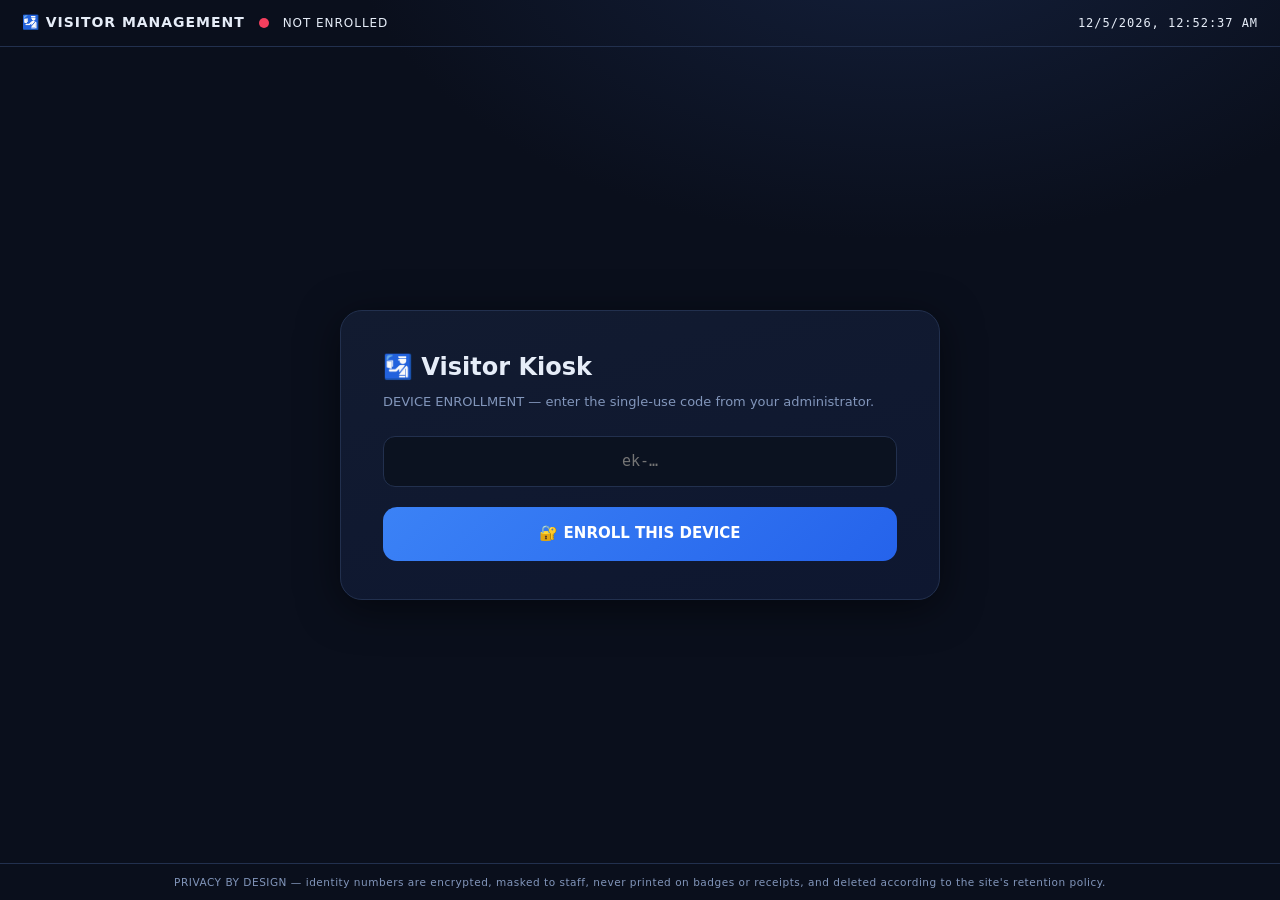
<file: platform/static/visitor.html>
<!DOCTYPE html>
<html lang="en">
<head>
<meta charset="UTF-8">
<meta name="viewport" content="width=device-width, initial-scale=1, maximum-scale=1, user-scalable=no, viewport-fit=cover">
<meta name="theme-color" content="#0a0f1c">
<meta name="mobile-web-app-capable" content="yes">
<meta name="apple-mobile-web-app-capable" content="yes">
<meta name="apple-mobile-web-app-status-bar-style" content="black-translucent">
<meta name="apple-mobile-web-app-title" content="Visitor Kiosk">
<title>Visitor Kiosk</title>
<style>
  :root{--bg:#0a0f1c;--panel:#121b30;--line:#22304e;--fg:#e6edf8;--mut:#8296bb;
        --acc:#3b82f6;--ok:#10b981;--err:#f43f5e;--warn:#f59e0b}
  *{box-sizing:border-box;margin:0;padding:0;-webkit-tap-highlight-color:transparent}
  body{background:radial-gradient(1000px 600px at 70% -10%,#14203c,var(--bg) 55%);
       color:var(--fg);font:15px/1.55 "Segoe UI",system-ui,-apple-system,sans-serif;
       min-height:100vh;min-height:100dvh;padding-top:env(safe-area-inset-top);
       display:flex;flex-direction:column;touch-action:manipulation}
  header{display:flex;align-items:center;gap:14px;padding:12px 22px;
         border-bottom:1px solid var(--line);font-size:12px;letter-spacing:.08em}
  header b{font-size:14px}
  .led{width:10px;height:10px;border-radius:50%;background:var(--err)}
  .led.ok{background:var(--ok);box-shadow:0 0 8px var(--ok)}
  #clock{margin-left:auto;font-family:Consolas,monospace}
  main{flex:1;display:flex;align-items:center;justify-content:center;padding:26px}
  .card{background:linear-gradient(165deg,var(--panel),#0e1730);border:1px solid var(--line);
        border-radius:22px;padding:38px 42px;width:600px;max-width:96vw;
        box-shadow:0 8px 40px rgba(0,0,0,.5)}
  h1{font-size:24px;margin-bottom:6px}
  .sub{color:var(--mut);font-size:13px;margin-bottom:24px}
  label{display:block;margin:14px 0 5px;font-size:10.5px;letter-spacing:.14em;
        color:var(--mut);text-transform:uppercase;font-weight:700}
  input,select,textarea{width:100%;font:inherit;color:inherit;background:#0b1220;
        border:1.5px solid var(--line);border-radius:12px;padding:13px;outline:none}
  input:focus,select:focus,textarea:focus{border-color:var(--acc)}
  button{font:inherit;color:#fff;background:linear-gradient(135deg,var(--acc),#2563eb);
         border:none;border-radius:14px;padding:15px 30px;font-weight:700;cursor:pointer;
         font-size:15px;width:100%;margin-top:20px}
  button.ghost{background:transparent;border:1px solid var(--line);color:var(--fg)}
  button:active{transform:scale(.98)}
  .privacy{background:#0b1220;border:1px solid var(--line);border-radius:12px;
           padding:16px;font-size:12.5px;color:var(--mut);max-height:180px;overflow-y:auto}
  .consent{display:flex;gap:10px;align-items:flex-start;margin-top:14px;font-size:13px}
  .consent input{width:auto;margin-top:3px}
  .big-status{text-align:center;padding:20px 0}
  .big-status .icon{font-size:70px}
  .big-status h2{font-size:26px;margin:10px 0 4px}
  .langs{display:flex;gap:8px;flex-wrap:wrap;margin-bottom:8px}
  .langs button{width:auto;margin:0;padding:10px 20px;font-size:14px}
  .langs button.ghost.sel{border-color:var(--acc);color:var(--acc)}
  .err{color:var(--err);font-weight:600;margin-top:12px}
  /* ---- enterprise chrome ---- */
  .steps{display:flex;align-items:center;gap:0;margin:2px 0 22px}
  .step{display:flex;align-items:center;gap:8px;font-size:10.5px;letter-spacing:.1em;
        color:var(--mut);font-weight:700;text-transform:uppercase}
  .step .dot{width:26px;height:26px;border-radius:50%;display:flex;align-items:center;justify-content:center;
        border:1.5px solid var(--line);background:#0b1220;font-size:12px;font-weight:800}
  .step.on{color:var(--acc)} .step.on .dot{border-color:var(--acc);color:var(--acc);box-shadow:0 0 10px rgba(59,130,246,.35)}
  .step.done{color:var(--ok)} .step.done .dot{border-color:var(--ok);color:var(--ok)}
  .step-line{flex:1;height:1.5px;background:var(--line);margin:0 12px;min-width:26px}
  .brandbar{display:flex;align-items:center;gap:14px;margin-bottom:4px}
  .brandbar .mark{width:46px;height:46px;border-radius:12px;display:flex;align-items:center;justify-content:center;
        font-size:24px;background:linear-gradient(135deg,#1d4ed8,#3b82f6);box-shadow:0 4px 18px rgba(59,130,246,.35)}
  .kicker{font-size:10px;letter-spacing:.22em;color:var(--mut);font-weight:700;text-transform:uppercase}
  .grid2{display:grid;grid-template-columns:1fr 1fr;gap:0 18px}
  @media(max-width:560px){.grid2{grid-template-columns:1fr}}
  .sect{display:flex;align-items:center;gap:10px;margin:22px 0 2px;font-size:10px;
        letter-spacing:.18em;color:var(--acc);font-weight:800;text-transform:uppercase}
  .sect::after{content:"";flex:1;height:1px;background:var(--line)}
  .consent-card{display:flex;gap:12px;align-items:flex-start;margin-top:12px;font-size:13px;
        background:#0b1220;border:1px solid var(--line);border-radius:12px;padding:14px 16px;cursor:pointer;transition:border-color .15s}
  .consent-card.ok{border-color:var(--ok)}
  .consent-card input{width:20px;height:20px;margin-top:1px;accent-color:var(--acc);flex:none}
  .cta{display:flex;align-items:center;justify-content:center;gap:10px;letter-spacing:.08em}
  .assist{font-size:11px;color:var(--mut);text-align:center;margin-top:14px;letter-spacing:.04em}
  footer{padding:10px 22px;border-top:1px solid var(--line);font-size:10.5px;
         color:var(--mut);text-align:center;letter-spacing:.05em}
</style>
</head>
<body>
<header><b>🛂 VISITOR MANAGEMENT</b><span class="led" id="led"></span>
  <span id="conn">NOT ENROLLED</span><span id="clock">—</span></header>
<main><div class="card" id="stage"></div></main>
<footer>PRIVACY BY DESIGN — identity numbers are encrypted, masked to staff, never printed on
badges or receipts, and deleted according to the site's retention policy.</footer>

<script>
"use strict";
const $=(s)=>document.querySelector(s);
let CRED=localStorage.getItem("visitorCred")||"",VISIT=null,LANG="en",POLL=null,FORM=null,PHOTOS=[];
setInterval(()=>$("#clock").textContent=new Date().toLocaleString(),1000);
const led=(ok)=>{$("#led").className="led "+(ok?"ok":"");$("#conn").textContent=ok?"ENROLLED":"NOT ENROLLED";};

const T={
 en:{welcome:"Welcome — Visitor Check-In",lang:"Language",cat:"Visitor type",name:"Your full name",
     host:"Who are you visiting? (host)",purpose:"Purpose of visit",dest:"Destination / department",
     doc:"Identity document (per site policy)",docnum:"Document number",register:"REQUEST ACCESS ▶",
     privacy:"Privacy notice: the information you provide is used only to manage your visit. Identity numbers are encrypted and masked; document data is retained only as long as site policy requires, then deleted. You may request correction or deletion where the law provides these rights.",
     consent:"I have read the privacy notice and consent to this processing.",
     waiting:"Waiting for host approval…",approved:"APPROVED — badge issued",
     denied:"Access denied — please see reception",checkout:"CHECK OUT",done:"Thank you — checked out!",
     photoTitle:"Face photo",photoSub:"Position your face inside the oval — the photo is captured automatically.",
     photoHold:"HOLD STILL…",photoLook:"POSITION YOUR FACE IN THE OVAL",photoGot:"CAPTURED ✓",
     photoRetake:"↺ RETAKE",photoUse:"USE THIS PHOTO ▶",photoCam:"Camera unavailable — continue without photo",photoSkip:"CONTINUE WITHOUT PHOTO",
     gateQ:"Have you visited us before?",gateYes:"✅ YES — I've been here before",gateNo:"🆕 NO — first visit",
     gateYesSub:"Quick check-in with face recognition",gateNoSub:"Full registration (2–3 minutes)",
     recogScan:"Look at the camera — finding your record…",recogHit:"Welcome back",
     recogMiss:"We couldn't find your record — please register.",recogConfirm:"✅ THAT'S ME — CHECK IN ▶",
     recogNotMe:"✕ Not me — register instead",recogLast:"Last visit"},
 es:{welcome:"Bienvenido — Registro de visitantes",lang:"Idioma",cat:"Tipo de visitante",name:"Nombre completo",
     host:"¿A quién visita? (anfitrión)",purpose:"Motivo de la visita",dest:"Destino / departamento",
     doc:"Documento de identidad (según política)",docnum:"Número de documento",register:"SOLICITAR ACCESO ▶",
     privacy:"Aviso de privacidad: su información se usa solo para gestionar su visita. Los números de identidad se cifran y se enmascaran; los datos se conservan solo el tiempo que exige la política del sitio.",
     consent:"He leído el aviso de privacidad y doy mi consentimiento.",
     waiting:"Esperando aprobación del anfitrión…",approved:"APROBADO — credencial emitida",
     denied:"Acceso denegado — acuda a recepción",checkout:"SALIDA",done:"¡Gracias — salida registrada!",
     photoTitle:"Foto del rostro",photoSub:"Coloque su rostro dentro del óvalo — la foto se captura automáticamente.",
     photoHold:"NO SE MUEVA…",photoLook:"COLOQUE SU ROSTRO EN EL ÓVALO",photoGot:"CAPTURADA ✓",
     photoRetake:"↺ REPETIR",photoUse:"USAR ESTA FOTO ▶",photoCam:"Cámara no disponible — continuar sin foto",photoSkip:"CONTINUAR SIN FOTO",
     gateQ:"¿Nos ha visitado antes?",gateYes:"✅ SÍ — he estado aquí antes",gateNo:"🆕 NO — primera visita",
     gateYesSub:"Registro rápido con reconocimiento facial",gateNoSub:"Registro completo (2–3 minutos)",
     recogScan:"Mire a la cámara — buscando su registro…",recogHit:"Bienvenido de nuevo",
     recogMiss:"No encontramos su registro — por favor regístrese.",recogConfirm:"✅ SOY YO — REGISTRAR ENTRADA ▶",
     recogNotMe:"✕ No soy yo — registrarme",recogLast:"Última visita"},
 zh:{welcome:"歡迎 — 訪客登記",lang:"語言",cat:"訪客類型",name:"姓名",host:"拜訪對象（接待人）",
     purpose:"到訪目的",dest:"目的地 / 部門",doc:"身份證件（依場所政策）",docnum:"證件號碼",
     register:"申請進入 ▶",privacy:"隱私聲明：您提供的資料僅用於管理您的到訪。證件號碼會被加密及遮罩，並依場所保留政策刪除。",
     consent:"我已閱讀隱私聲明並同意處理。",waiting:"等待接待人批准…",approved:"已批准 — 已發出訪客證",
    denied:"拒絕進入 — 請洽接待處",checkout:"簽退",done:"謝謝 — 已完成簽退！",
    photoTitle:"臉部相片",photoSub:"請將臉部對準橢圓區域 — 相片將自動拍攝。",
    photoHold:"請保持不動…",photoLook:"請將臉部置於橢圓內",photoGot:"已拍攝 ✓",
    photoRetake:"↺ 重拍",photoUse:"使用此相片 ▶",photoCam:"相機無法使用 — 繼續而不拍照",photoSkip:"繼續而不拍照",
    gateQ:"您之前來過嗎？",gateYes:"✅ 是 — 我來過",gateNo:"🆕 否 — 首次到訪",
    gateYesSub:"人臉辨識快速簽到",gateNoSub:"完整登記（2–3 分鐘）",
    recogScan:"請注視鏡頭 — 正在查找您的記錄…",recogHit:"歡迎回來",
    recogMiss:"找不到您的記錄 — 請重新登記。",recogConfirm:"✅ 是我 — 立即簽到 ▶",
    recogNotMe:"✕ 不是我 — 重新登記",recogLast:"上次到訪"}};
const t=(k)=>T[LANG][k]||T.en[k];

function enrollView(){
  $("#stage").innerHTML=`<h1>🛂 Visitor Kiosk</h1>
    <p class="sub">DEVICE ENROLLMENT — enter the single-use code from your administrator.</p>
    <input id="code" placeholder="ek-…" style="font-family:Consolas,monospace;text-align:center">
    <button id="go">🔐 ENROLL THIS DEVICE</button><p class="err" id="e" style="display:none"></p>`;
  $("#go").onclick=async()=>{
    try{
      const r=await fetch("/api/workforce/enroll",{method:"POST",
        headers:{"Content-Type":"application/json"},
        body:JSON.stringify({code:$("#code").value.trim(),client_info:navigator.userAgent.slice(0,150)})});
      const d=await r.json().catch(()=>({}));
      if(!r.ok)throw new Error(d.detail||"Enrollment failed");
      CRED=d.credential;localStorage.setItem("visitorCred",CRED);led(true);gateView();
    }catch(e){$("#e").textContent="❌ "+e.message;$("#e").style.display="block";}
  };
}

function stepper(n){
  const S=[["1","Details"],["2","Photo"],["3","Approval"]];
  return `<div class="steps">${S.map(([i,l],k)=>`${k?'<span class="step-line"></span>':""}
    <span class="step ${k+1===n?"on":k+1<n?"done":""}"><span class="dot">${k+1<n?"✓":i}</span>${l}</span>`).join("")}</div>`;
}

function gateView(){
  VISIT=null;clearInterval(POLL);stopFaceCam&&stopFaceCam();
  $("#stage").innerHTML=`
    <div class="brandbar"><div class="mark">🛂</div>
      <div><div class="kicker">Secure Visitor Management</div>
      <h1 style="margin:0">${t("welcome")}</h1></div></div>
    <label>${t("lang")}</label>
    <div class="langs">
      <button class="ghost ${LANG==="en"?"sel":""}" data-l="en">🇺🇸 English</button>
      <button class="ghost ${LANG==="es"?"sel":""}" data-l="es">🇪🇸 Español</button>
      <button class="ghost ${LANG==="zh"?"sel":""}" data-l="zh">🇹🇼 中文</button></div>
    <h2 style="text-align:center;margin:26px 0 18px">${t("gateQ")}</h2>
    <button id="g-yes" style="padding:20px;font-size:16px">${t("gateYes")}
      <span style="display:block;font-size:11px;opacity:.65;font-weight:400;margin-top:4px">${t("gateYesSub")}</span></button>
    <button id="g-no" class="ghost" style="margin-top:12px;padding:20px;font-size:16px">${t("gateNo")}
      <span style="display:block;font-size:11px;opacity:.65;font-weight:400;margin-top:4px">${t("gateNoSub")}</span></button>`;
  document.querySelectorAll(".langs button").forEach(b=>b.onclick=()=>{LANG=b.dataset.l;gateView();});
  $("#g-yes").onclick=returningView;
  $("#g-no").onclick=formView;
}

/* Returning visitor — face-api.js is used ONLY to detect/capture a live,
   well-framed face in the kiosk browser. The captured frame is sent to the
   server where the face_recognition (dlib) stack makes the identity
   decision. */
let FA=null,FA_LOADING=null;
function loadFaceApi(){
  if(FA)return Promise.resolve(FA);
  if(FA_LOADING)return FA_LOADING;
  FA_LOADING=(async()=>{
    await new Promise((res,rej)=>{const s=document.createElement("script");
      s.src="https://cdn.jsdelivr.net/npm/@vladmandic/face-api@1.7.13/dist/face-api.js";
      s.onload=res;s.onerror=()=>rej(new Error("face-api load failed"));document.head.appendChild(s);});
    const MODELS="https://cdn.jsdelivr.net/npm/@vladmandic/face-api@1.7.13/model";
    // SSD MobileNet = much more robust detector; Tiny kept as 2nd chance.
    // Landmark net locates eyes/nose/mouth/jaw; recognition net encodes the
    // aligned face (shape + eye/nose/mouth geometry) into a 128-d embedding.
    await Promise.all([
      window.faceapi.nets.ssdMobilenetv1.loadFromUri(MODELS),
      window.faceapi.nets.tinyFaceDetector.loadFromUri(MODELS),
      window.faceapi.nets.faceLandmark68Net.loadFromUri(MODELS),
      window.faceapi.nets.faceRecognitionNet.loadFromUri(MODELS)]);
    FA=window.faceapi;return FA;
  })();
  return FA_LOADING;
}
async function faceDescriptor(input){       // → Float32Array(128) or null
  // try SSD first (robust to lighting), then Tiny with permissive settings
  let det=await FA.detectSingleFace(input,new FA.SsdMobilenetv1Options({minConfidence:0.20}))
    .withFaceLandmarks().withFaceDescriptor();
  if(!det)det=await FA.detectSingleFace(input,new FA.TinyFaceDetectorOptions({inputSize:512,scoreThreshold:0.15}))
    .withFaceLandmarks().withFaceDescriptor();
  return det?det.descriptor:null;
}
/* Video frames go through a canvas: some browsers fail face-api detection
   directly on a CSS-transformed <video>, and dim rooms need a brightness
   boost. Returns descriptor from the plain frame, then from a brightened/
   contrast-enhanced copy if the plain one finds nothing. */
async function descriptorFromVideo(video){
  const c=document.createElement("canvas");
  c.width=video.videoWidth;c.height=video.videoHeight;
  const ctx=c.getContext("2d");
  ctx.drawImage(video,0,0);
  let d=await faceDescriptor(c);
  if(d)return d;
  ctx.filter="brightness(1.5) contrast(1.15)";
  ctx.drawImage(video,0,0);
  ctx.filter="none";
  d=await faceDescriptor(c);
  if(d)return d;
  ctx.filter="brightness(2.0) contrast(1.25)";
  ctx.drawImage(video,0,0);
  ctx.filter="none";
  return faceDescriptor(c);
}


async function returningView(){
  stopFaceCam();
  $("#stage").innerHTML=`<h1>👤 ${t("gateYes").replace(/^✅\s*/,"")}</h1>
    <p class="sub">${t("recogScan")}</p>
    <div style="position:relative;width:min(340px,80vw,46vh);margin:0 auto;border-radius:18px;overflow:hidden;background:#000;border:1.5px solid var(--line)">
      <video id="fv" playsinline muted style="width:100%;display:block;aspect-ratio:3/4;object-fit:cover;transform:scaleX(-1)"></video>
      <canvas id="fc" style="display:none"></canvas>
      <div id="oval" style="position:absolute;left:50%;top:46%;width:62%;aspect-ratio:3/4;transform:translate(-50%,-50%);
           border:3px solid rgba(59,130,246,.9);border-radius:50%;box-shadow:0 0 0 9999px rgba(0,0,0,.45);pointer-events:none;transition:border-color .2s"></div>
      <div id="fstatus" style="position:absolute;left:0;right:0;bottom:0;padding:8px;font-size:11.5px;letter-spacing:.08em;text-align:center;background:rgba(6,10,22,.78)">⏳ LOADING FACE MODEL…</div>
    </div>
    <button id="f-manual" style="margin-top:14px;display:none">📸 ${LANG==="zh"?"手動拍照辨識":LANG==="es"?"CAPTURAR AHORA":"CAPTURE NOW"}</button>
    <button class="ghost" id="g-back" style="margin-top:10px">← ${t("recogNotMe").replace(/^✕\s*/,"")}</button>
    <p class="err" id="e" style="display:none"></p>`;
  $("#g-back").onclick=()=>{stopFaceCam();formView();};
  const video=$("#fv"),status=$("#fstatus"),oval=$("#oval");
  faceStream=await openCam(video,status,
    {facingMode:"user",width:{ideal:960},height:{ideal:1280},
     advanced:[{focusMode:"continuous"}]});
  if(!faceStream)return;
  const snap=()=>{
    const c=$("#fc");c.width=480;c.height=640;
    const ctx=c.getContext("2d");
    const sw=video.videoHeight*0.75,sx=(video.videoWidth-sw)/2;
    ctx.translate(c.width,0);ctx.scale(-1,1);
    ctx.drawImage(video,sx,0,sw,video.videoHeight,0,0,c.width,c.height);
    return c.toDataURL("image/jpeg",0.82);
  };

  // SERVER-AUTHORITATIVE face recognition:
  //  - client (face-api.js) only DETECTS a live face and captures the frame
  //  - server (face_recognition/dlib + DeepFace + OpenCV) makes ALL identity
  //    decisions via /api/visitor/recognize
  const captured=async(dataUri)=>{
    stopFaceCam();
    const msgFace=LANG==="zh"?"請保持面向鏡頭，不要移動":LANG==="es"?"Siga mirando a la cámara — no se mueva":"Keep facing the camera — do not move";
    const msgSrv=LANG==="zh"?"伺服器 AI 辨識中…":LANG==="es"?"Reconocimiento en el servidor…":"Server-side recognition…";
    $("#stage").innerHTML=`<div class="big-status"><div class="icon">🧠</div>
      <h2>${t("recogScan")}</h2>
      <p class="sub" style="font-size:15px;font-weight:700;color:var(--acc)">📷 ${msgFace}</p>
      <p class="sub">${msgSrv}</p></div>
      <div style="max-width:min(340px,80vw);margin:18px auto 0">
        <div style="height:10px;background:#0b1220;border:1.5px solid var(--line);border-radius:99px;overflow:hidden">
          <div id="rbar" style="height:100%;width:2%;background:linear-gradient(90deg,#3b82f6,#22c55e);border-radius:99px;transition:width .35s linear"></div>
        </div>
        <div id="rpct" style="text-align:center;font-size:12px;color:var(--mut);margin-top:8px;letter-spacing:.08em">0%</div>
      </div>`;
    // progress: eases toward 90% while the server works (typ. 3–10 s with
    // DeepFace), jumps to 100% the moment the verdict arrives
    let pct=2;
    const tick=setInterval(()=>{
      const bar=$("#rbar"),lbl=$("#rpct");
      if(!bar){clearInterval(tick);return;}
      pct=Math.min(90,pct+(90-pct)*0.055+0.4);
      bar.style.width=pct.toFixed(1)+"%";
      lbl.textContent=Math.round(pct)+"%";
    },350);
    const finishBar=async()=>{
      clearInterval(tick);
      const bar=$("#rbar"),lbl=$("#rpct");
      if(bar){bar.style.width="100%";lbl.textContent="100%";
        await new Promise(res=>setTimeout(res,450));}
    };
    let sm=null;
    try{
      const ctl=new AbortController();
      const kill=setTimeout(()=>ctl.abort(),45000);   // hard server timeout
      const r=await fetch("/api/visitor/recognize",{method:"POST",
        headers:{"Content-Type":"application/json"},
        body:JSON.stringify({device:CRED,face_photo:dataUri}),signal:ctl.signal});
      clearTimeout(kill);
      const d=await r.json().catch(()=>({}));
      if(r.ok)sm=d;
    }catch(e){
      // surface the timeout instead of a silently-frozen progress bar
      sm={match:false,reason:e&&e.name==="AbortError"?"server timeout":"server unreachable"};
    }
    await finishBar();
    if(sm&&sm.match){
      sm.engines=LANG==="zh"?"伺服器引擎":"server engine";
      recogConfirmView(sm,dataUri);
    }else{
      const diag=[];
      if(sm&&sm.distance!=null)diag.push(`d=${Number(sm.distance).toFixed(2)}`);
      if(sm&&sm.reason)diag.push(sm.reason.replace(/_/g," "));
      $("#stage").innerHTML=`<div class="big-status"><div class="icon">🤷</div>
        <h2>${t("recogMiss")}</h2>
        <p class="sub">${diag.join(" · ")}</p></div>`;
      setTimeout(formView,3000);
    }
  };

  // ---------- capture gating: on-device neural face detector ----------
  let api=null;
  try{api=await loadFaceApi();}catch{}
  if(api){
    status.textContent="👤 "+t("photoLook");
    // manual capture appears after 6 s in case the live loop struggles
    const manualBtn=$("#f-manual");
    setTimeout(()=>{if(faceTimer)manualBtn.style.display="";},6000);
    manualBtn.onclick=async()=>{
      manualBtn.disabled=true;
      if(faceTimer){clearInterval(faceTimer);faceTimer=null;}
      captured(snap());
    };
    // live loop: face must be present on TWO consecutive frames
    let streak=0,busy=false;
    faceTimer=setInterval(async()=>{
      if(busy||!video.videoWidth)return;
      busy=true;
      try{
        const desc=await descriptorFromVideo(video);
        if(!desc){streak=0;oval.style.borderColor="rgba(59,130,246,.9)";
          status.textContent="👤 "+t("photoLook");busy=false;return;}
        streak++;
        oval.style.borderColor="var(--ok)";
        status.textContent="🟢 "+t("photoHold")+" "+"●".repeat(Math.min(streak,2))+"○".repeat(Math.max(0,2-streak));
        if(streak<2){busy=false;return;}
        clearInterval(faceTimer);faceTimer=null;
        captured(snap());
      }catch{busy=false;return;}
      busy=false;
    },420);
    return;
  }
  let detector=null;
  if("FaceDetector"in window){try{detector=new window.FaceDetector({fastMode:true,maxDetectedFaces:1});}catch{}}
  if(detector){
    let streak=0;
    status.textContent="👤 "+t("photoLook");
    faceTimer=setInterval(async()=>{
      if(!video.videoWidth)return;
      let faces=[];
      try{faces=await detector.detect(video);}catch{return;}
      const vw=video.videoWidth,vh=video.videoHeight,f=faces[0];
      const good=f&&f.boundingBox.width>vw*0.28&&
        Math.abs((f.boundingBox.x+f.boundingBox.width/2)-vw/2)<vw*0.16&&
        Math.abs((f.boundingBox.y+f.boundingBox.height/2)-vh*0.46)<vh*0.16;
      if(good){streak++;oval.style.borderColor="var(--ok)";
        status.textContent="🟢 "+t("photoHold")+" "+"●".repeat(streak)+"○".repeat(Math.max(0,3-streak));
        if(streak>=3)captured(snap());
      }else{streak=0;oval.style.borderColor="rgba(59,130,246,.9)";
        status.textContent="👤 "+t("photoLook");}
    },350);
  }else{
    // no face detector at all → MANUAL capture only (never a blind countdown)
    status.textContent="👤 "+t("photoLook");
    const btn=document.createElement("button");
    btn.textContent="📸 "+(LANG==="zh"?"拍照辨識":LANG==="es"?"CAPTURAR":"CAPTURE");
    btn.style.marginTop="14px";
    $("#g-back").before(btn);
    btn.onclick=()=>captured(snap());
  }
}

function recogConfirmView(d,freshFace){
  const last=d.last_visit?new Date(d.last_visit).toLocaleDateString():"—";
  $("#stage").innerHTML=`
    <div class="big-status" style="margin-bottom:6px"><div class="icon">🤝</div>
      <h2 style="color:var(--ok)">${t("recogHit")}, ${d.visitor_name}!</h2>
      <p class="sub">${Math.round(d.similarity*100)}% match${d.engines?` · ${d.engines}`:""} · ${t("recogLast")}: ${last}</p></div>
    <div style="display:flex;gap:14px;align-items:center;background:#0b1220;border:1.5px solid var(--line);border-radius:14px;padding:14px;margin:10px 0">
      ${d.face_photo?`<img src="${d.face_photo}" style="width:72px;height:96px;object-fit:cover;border-radius:10px;border:2px solid var(--ok);flex:none">`:""}
      <div style="font-size:13px;line-height:2;min-width:0">
        <b>${d.visitor_name}</b>${d.company?` — ${d.company}`:""}<br>
        ${d.host?`👥 ${t("host")}: <b>${d.host}</b><br>`:""}
        ${d.purpose?`📋 ${t("purpose")}: ${d.purpose}<br>`:""}
        ${d.destination?`📍 ${t("dest")}: ${d.destination}`:""}
      </div></div>
    <div class="privacy" style="margin:8px 0">${t("privacy")}</div>
    <button id="r-ok" class="cta">${t("recogConfirm")}</button>
    <button id="r-no" class="ghost" style="margin-top:10px">${t("recogNotMe")}</button>
    <p class="err" id="e" style="display:none"></p>`;
  $("#r-no").onclick=formView;
  $("#r-ok").onclick=async()=>{
    try{
      FORM={device:CRED,visitor_name:d.visitor_name,company:d.company||"",
        category:d.category||"walk-in",host:d.host||"",purpose:d.purpose||"",
        destination:d.destination||"",language:LANG,
        id_doc_type:d.id_doc_type||"none",id_number:"",consent:true};
      await registerVisit(freshFace,[]);   // fresh portrait, no re-scan of documents
    }catch(err){$("#e").textContent="❌ "+err.message;$("#e").style.display="block";}
  };
}

function formView(){
  VISIT=null;clearInterval(POLL);stopFaceCam&&stopFaceCam();
  $("#stage").innerHTML=`
    <div class="brandbar"><div class="mark">🛂</div>
      <div><div class="kicker">Secure Visitor Management</div>
      <h1 style="margin:0">${t("welcome")}</h1></div></div>
    <p class="sub" style="margin-bottom:16px">${LANG==="zh"?"請填寫以下資料，接待人將收到即時通知。":LANG==="es"?"Complete los datos — su anfitrión será notificado al instante.":"Complete the details below — your host is notified instantly."}</p>
    ${stepper(1)}
    <label>${t("lang")}</label>
    <div class="langs">
      <button class="ghost ${LANG==="en"?"sel":""}" data-l="en">🇺🇸 English</button>
      <button class="ghost ${LANG==="es"?"sel":""}" data-l="es">🇪🇸 Español</button>
      <button class="ghost ${LANG==="zh"?"sel":""}" data-l="zh">🇹🇼 中文</button></div>
    <div class="sect">👤 ${LANG==="zh"?"訪客資料":LANG==="es"?"Datos del visitante":"Visitor details"}</div>
    <div class="grid2">
      <div><label>${t("name")} *</label><input id="vname" autocomplete="off" placeholder="${LANG==="zh"?"例：陳大文":"e.g. Jane Smith"}"></div>
      <div><label>${t("cat")}</label>
      <select id="cat"><option value="walk-in">🚶 Walk-in</option><option value="preregistered">📅 Preregistered</option>
        <option value="contractor">🔧 Contractor</option><option value="vendor">📦 Vendor</option>
        <option value="delivery">🚚 Delivery</option><option value="official">🏛 Government / official</option></select></div>
    </div>
    <div class="sect">🏢 ${LANG==="zh"?"到訪資訊":LANG==="es"?"Detalles de la visita":"Visit information"}</div>
    <div class="grid2">
      <div><label>${LANG==="zh"?"訪客公司（來自）":LANG==="es"?"Empresa del visitante (de)":"Visitor company (from)"}</label>
        <input id="vcompany" autocomplete="off" placeholder="${LANG==="zh"?"例：ABC 科技":"e.g. ABC Technologies"}"></div>
      <div><label>${t("host")} *</label><input id="host" autocomplete="off" placeholder="${LANG==="zh"?"接待人姓名":"Host name"}"></div>
    </div>
    <div class="grid2">
      <div><label>${t("dest")}</label><input id="dest" autocomplete="off" placeholder="${LANG==="zh"?"例：3 樓會議室":"e.g. 3F Conference Room"}"></div>
      <div><label>${t("purpose")}</label><input id="purpose" autocomplete="off" placeholder="${LANG==="zh"?"例：商務會議":"e.g. Business meeting"}"></div>
    </div>
    <div class="sect">🪪 ${LANG==="zh"?"身份證件":LANG==="es"?"Identificación":"Identification"}</div>
    <div class="grid2">
      <div><label>${t("doc")}</label>
      <select id="doct"><option value="none">None required</option>
        <option value="drivers_license">🚗 Driver's license</option><option value="passport">🛩 Passport</option>
        <option value="gov_id">🪪 State ID card</option><option value="org_badge">🏷 Organization badge</option></select></div>
      <div id="docnumwrap" style="display:none"><label>${t("docnum")}</label>
        <input id="docnum" autocomplete="off"></div>
    </div>
    <div class="sect">🔒 ${LANG==="zh"?"隱私與同意":LANG==="es"?"Privacidad y consentimiento":"Privacy & consent"}</div>
    <div class="privacy">${t("privacy")}</div>
    <label class="consent-card" id="consentcard"><input type="checkbox" id="consent"><span>${t("consent")}</span></label>
    <button id="reg" class="cta">${t("register")}</button>
    <p class="assist">${LANG==="zh"?"需要協助？請洽接待處人員。":LANG==="es"?"¿Necesita ayuda? Consulte a recepción.":"Need assistance? Please see the reception desk."}</p>
    <p class="err" id="e" style="display:none"></p>`;
  document.querySelectorAll(".langs button").forEach(b=>b.onclick=()=>{LANG=b.dataset.l;formView();});
  $("#consent").onchange=()=>$("#consentcard").classList.toggle("ok",$("#consent").checked);
  $("#doct").onchange=()=>$("#docnumwrap").style.display=$("#doct").value==="none"?"none":"block";
  $("#reg").onclick=async()=>{
    $("#e").style.display="none";
    try{
      if(!$("#consent").checked)throw new Error(LANG==="zh"?"請先勾選同意隱私聲明":LANG==="es"?"Debe aceptar el aviso de privacidad":"Please tick the privacy consent first");
      if(!$("#vname").value.trim())throw new Error(LANG==="zh"?"請輸入姓名":LANG==="es"?"El nombre es obligatorio":"Name is required");
      if(!$("#host").value.trim())throw new Error(LANG==="zh"?"請輸入接待人":LANG==="es"?"El anfitrión es obligatorio":"Host is required");
      const company=$("#vcompany").value.trim();
      const PID=["drivers_license","gov_id","passport"];
      // company visitors must present a certified personal ID (DL / State ID / Passport)
      if(company&&!PID.includes($("#doct").value))
        throw new Error(LANG==="zh"?"公司訪客須選擇證件：駕照、州 ID 或護照":LANG==="es"?"Visitantes de empresa: elija Licencia, ID estatal o Pasaporte":"Company visitors must choose a personal ID: Driver's License, State ID card or Passport");
      FORM={device:CRED,visitor_name:$("#vname").value,company,
        category:$("#cat").value,host:$("#host").value,purpose:$("#purpose").value,
        destination:$("#dest").value,language:LANG,id_doc_type:$("#doct").value,
        id_number:$("#docnum")?($("#docnum").value||""):"",consent:true};
      PHOTOS=[];
      startDocs();          // enterprise flow: ID documents → org badge → face
    }catch(e){$("#e").textContent="❌ "+e.message;$("#e").style.display="block";}
  };
}

async function registerVisit(facePhoto,docPhotos){
  stopFaceCam();
  const r=await fetch("/api/visitor/register",{method:"POST",
    headers:{"Content-Type":"application/json"},
    body:JSON.stringify({...FORM,face_photo:facePhoto||"",doc_photos:docPhotos||[]})});
  const d=await r.json().catch(()=>({}));
  if(!r.ok)throw new Error(d.detail||"Registration failed");
  VISIT=d.visit_id;
  // self-service kiosk — auto-approved on registration, badge issued at once
  badgeView(d);
}

/* ============ identity document capture — AUTO ============
   The camera watches the frame; a certified ID (Driver's License / State ID /
   Passport) is recognised by its machine features — the PDF417 barcode on
   license backs, or the printed portrait photo on the front / photo page.
   When recognised and steady the shot is taken automatically; a frame
   without those features triggers a NOT-CERTIFIED alert. */
const DOC_SHOTS={
  drivers_license:[["Driver's License — FRONT","駕駛執照 — 正面","Licencia — FRENTE"],
                   ["Driver's License — BACK","駕駛執照 — 背面","Licencia — REVERSO"]],
  gov_id:[["State ID Card — FRONT","州 ID 卡 — 正面","ID estatal — FRENTE"],
          ["State ID Card — BACK","州 ID 卡 — 背面","ID estatal — REVERSO"]],
  passport:[["Passport — PHOTO PAGE","護照 — 資料頁","Pasaporte — PÁGINA DE FOTO"]],
  org_badge:[["Organization / Government Badge","機構 / 政府識別證","Credencial de organización / gobierno"]]};
const dl=(s)=>LANG==="zh"?s[1]:LANG==="es"?s[2]:s[0];
const NOT_CERT=()=>LANG==="zh"?"⚠ 這不是經認證的駕照、州 ID 卡或護照 — 請使用真實證件重試":
  LANG==="es"?"⚠ No es una licencia, ID estatal o pasaporte certificado — inténtelo con el documento real":
  "⚠ This is not a certified Driver's License, State ID card or Passport — please retry with the real document";

function startDocs(){
  if(FORM.id_doc_type==="org_badge"||FORM.id_doc_type==="none")return badgeCapture();
  const queue=(DOC_SHOTS[FORM.id_doc_type]||[]).map((s,i)=>({label:DOC_SHOTS[FORM.id_doc_type][i][0],title:dl(s),back:/BACK/.test(s[0])}));
  const next=()=>{
    if(!queue.length)return badgeCapture();
    const shot=queue.shift();
    docView(shot,(img)=>{if(img)PHOTOS.push({label:shot.label,image:img});next();});
  };
  next();
}

async function docView(shot,done){
  stopFaceCam();
  $("#stage").innerHTML=`${stepper(2)}<h1>🪪 ${shot.title}</h1>
    <p class="sub">${LANG==="zh"?"請將證件平放於框內 — 確認為真實證件後將自動拍攝。":LANG==="es"?"Coloque el documento dentro del marco — se captura automáticamente al verificarlo.":"Place the document flat inside the frame — it is verified and captured automatically."}</p>
    <div style="position:relative;width:min(420px,86vw);margin:0 auto;border-radius:16px;overflow:hidden;background:#000;border:1.5px solid var(--line)">
      <video id="dv" playsinline muted style="width:100%;display:block;aspect-ratio:16/10;object-fit:cover"></video>
      <canvas id="dc" style="display:none"></canvas>
      <div id="dframe" style="position:absolute;inset:9% 7%;border:6px dashed rgba(96,165,250,.95);border-radius:14px;box-shadow:0 0 0 9999px rgba(0,0,0,.42),0 0 14px rgba(59,130,246,.55) inset;pointer-events:none;transition:border-color .2s"></div>
      <div id="dstatus" style="position:absolute;left:0;right:0;bottom:0;padding:7px;font-size:11px;letter-spacing:.08em;text-align:center;background:rgba(6,10,22,.78)">⏳</div>
    </div>
    <div id="dalert" style="display:none;margin-top:12px;padding:12px 14px;border:1.5px solid var(--err);border-radius:12px;color:var(--err);font-weight:700;font-size:13px;text-align:center"></div>
    <div id="dlive"><button id="dsnap" class="ghost" style="margin-top:14px">📸 ${LANG==="zh"?"手動拍攝":LANG==="es"?"CAPTURA MANUAL":"MANUAL CAPTURE"}</button></div>
    <div id="dpreview" style="display:none;text-align:center">
      <img id="dimg" style="width:min(340px,80vw);border-radius:12px;border:2px solid var(--ok);margin:14px auto 0;display:block">
      <div style="display:flex;gap:10px">
        <button class="ghost" id="dretake" style="margin-top:14px">${t("photoRetake")}</button>
        <button id="duse" style="margin-top:14px">${LANG==="zh"?"使用此相片 ▶":LANG==="es"?"USAR ESTA FOTO ▶":"USE THIS PHOTO ▶"}</button></div>
    </div>
    <p class="err" id="e" style="display:none"></p>`;
  const video=$("#dv"),status=$("#dstatus"),frame=$("#dframe"),alertBox=$("#dalert");
  faceStream=await openCam(video,status,
    {facingMode:"environment",width:{ideal:1920,max:2560},height:{ideal:1200,max:1600},
     advanced:[{focusMode:"continuous"}]});
  if(!faceStream){
    $("#dsnap").textContent=LANG==="zh"?"繼續（無相機）":LANG==="es"?"CONTINUAR (SIN CÁMARA)":"CONTINUE (NO CAMERA)";
    $("#dsnap").onclick=()=>done("");
    return;
  }
  status.textContent="📄 "+(LANG==="zh"?"正在驗證證件…":LANG==="es"?"VERIFICANDO DOCUMENTO…":"VERIFYING DOCUMENT…");
  // verification engines: PDF417/QR (license backs) + portrait photo detection
  let bd=null,fd=null;
  if("BarcodeDetector"in window){try{
    const fmts=await window.BarcodeDetector.getSupportedFormats();
    bd=new window.BarcodeDetector({formats:fmts.filter(f=>["pdf417","qr_code","aztec","data_matrix"].includes(f))});
  }catch{}}
  if("FaceDetector"in window){try{fd=new window.FaceDetector({fastMode:true,maxDetectedFaces:2});}catch{}}
  const zoom=document.createElement("canvas");            // upscaled frame-area crop
  const cropZoom=()=>{                                    // 2x zoom so printed faces/barcodes are detectable
    const vw=video.videoWidth,vh=video.videoHeight;
    const sx=vw*0.07,sy=vh*0.09,sw=vw*0.86,sh=vh*0.82;    // matches the dashed frame inset
    zoom.width=Math.min(1600,sw*2);zoom.height=Math.round(zoom.width*sh/sw);
    zoom.getContext("2d").drawImage(video,sx,sy,sw,sh,0,0,zoom.width,zoom.height);
    return zoom;
  };
  // heuristic fallback: a document filling the frame has dense fine texture
  // (printed text), a LIGHT uniform card background, and even illumination —
  // an office scene / person does not.
  const texture=(c)=>{
    const w=160,h=100;
    const t=document.createElement("canvas");t.width=w;t.height=h;
    t.getContext("2d").drawImage(c,0,0,w,h);
    const d=t.getContext("2d").getImageData(0,0,w,h).data;
    let edges=0,sum=0,light=0,sat=0;
    const lum=(i)=>d[i]*0.299+d[i+1]*0.587+d[i+2]*0.114;
    for(let y=1;y<h-1;y++)for(let x=1;x<w-1;x++){
      const i=(y*w+x)*4,l=lum(i);
      const dx=Math.abs(l-lum(i+4)),dy=Math.abs(l-lum(i+w*4));
      if(dx+dy>42)edges++;sum+=l;
      if(l>150)light++;                                   // card background pixels
      sat+=Math.max(d[i],d[i+1],d[i+2])-Math.min(d[i],d[i+1],d[i+2]);
    }
    const n=(w-2)*(h-2);
    const density=edges/n,bright=sum/n,lightFrac=light/n,avgSat=sat/n;
    // real cards: text-dense, bright, MOSTLY light background, low colour saturation
    return density>0.075&&bright>110&&bright<235&&lightFrac>0.45&&avgSat<60;
  };
  const verify=async(src,canvas)=>{ // certified = barcode (back) / card-sized printed portrait (front)
    // 1) machine-readable barcode (PDF417 on license/ID backs) — strongest proof
    try{if(bd&&(await bd.detect(src)).length)return "barcode";}catch{}
    // 2) faces: only a SMALL printed portrait counts — a large face means a
    //    real person is in front of the camera, NOT a document → reject
    try{
      if(fd){
        const faces=await fd.detect(src);
        const cw=(canvas||src).width||video.videoWidth;
        if(faces.some(f=>f.boundingBox.width>cw*0.30))return false;  // live person → never a card
        if(!shot.back&&faces.some(f=>f.boundingBox.width>cw*0.06&&f.boundingBox.width<cw*0.30)
           &&texture(canvas||src))return true;            // card-sized portrait + card texture
      }
    }catch{}
    // 3) BACK side must show its barcode when the detector exists; texture
    //    heuristic alone is accepted only when no barcode engine is available
    if(shot.back&&bd)return false;
    try{return texture(canvas||src);}catch{}
    return false;
  };
  // CLARITY ANALYSIS — Laplacian-variance focus measure on the frame area.
  // A blurred / moving / badly-lit shot scores low and is refused.
  const sharpness=(c)=>{
    const w=220,h=140,t=document.createElement("canvas");t.width=w;t.height=h;
    t.getContext("2d").drawImage(c,0,0,w,h);
    const d=t.getContext("2d").getImageData(0,0,w,h).data;
    const L=new Float32Array(w*h);
    for(let i=0;i<w*h;i++)L[i]=d[i*4]*0.299+d[i*4+1]*0.587+d[i*4+2]*0.114;
    let sum=0,sum2=0,n=0;
    for(let y=1;y<h-1;y++)for(let x=1;x<w-1;x++){
      const i=y*w+x;
      const lap=L[i-1]+L[i+1]+L[i-w]+L[i+w]-4*L[i];   // Laplacian response
      sum+=lap;sum2+=lap*lap;n++;
    }
    return sum2/n-(sum/n)**2;                          // variance = focus score
  };
  const SHARP_MIN=110;                                 // below this = too blurry
  const snap=()=>{                                     // HIGH-RES capture: crop of frame area
    const vw=video.videoWidth,vh=video.videoHeight;
    const sx=vw*0.07,sy=vh*0.09,sw=vw*0.86,sh=vh*0.82;
    const c=$("#dc");c.width=Math.min(1400,sw);c.height=Math.round(c.width*sh/sw);
    c.getContext("2d").drawImage(video,sx,sy,sw,sh,0,0,c.width,c.height);
    return c;
  };
  const accept=(canvas)=>{
    stopFaceCam();
    const img=canvas.toDataURL("image/jpeg",0.92);
    if(navigator.vibrate)navigator.vibrate(80);
    frame.style.borderColor="var(--ok)";
    status.textContent="✅ "+t("photoGot");
    $("#dimg").src=img;$("#dlive").style.display="none";$("#dpreview").style.display="block";
    $("#dretake").onclick=()=>docView(shot,done);
    $("#duse").onclick=()=>done(img);
  };
  let streak=0;
  faceTimer=setInterval(async()=>{
    if(!video.videoWidth)return;
    const z=cropZoom();                 // detect on the upscaled frame area
    const ok=await verify(z,z);
    if(ok){
      const focus=sharpness(z);
      if(focus<SHARP_MIN){              // recognised but NOT clear — refuse to capture
        streak=0;frame.style.borderColor="#eab308";
        status.textContent="🔍 "+(LANG==="zh"?"影像不夠清晰 — 請拿穩並對焦":LANG==="es"?"IMAGEN BORROSA — SOSTENGA FIRME Y ENFOQUE":"IMAGE NOT SHARP — HOLD STEADY, LET THE CAMERA FOCUS");
        return;
      }
      // a decoded barcode is definitive proof — capture immediately;
      // otherwise two consecutive sharp verified frames (~0.7 s) suffice
      streak+=(ok==="barcode"?2:1);
      alertBox.style.display="none";frame.style.borderColor="var(--ok)";
      status.textContent="🟢 "+(LANG==="zh"?"清晰度良好 — 請保持不動":LANG==="es"?"NÍTIDO — NO SE MUEVA":"SHARP & RECOGNISED — HOLD STILL")+" "+"●".repeat(Math.min(streak,2))+"○".repeat(Math.max(0,2-streak));
      if(streak>=2){
        const c=snap();
        // final full-res check with tolerance — the crop is already verified
        // sharp; demanding the same score again caused endless retry loops
        if(sharpness(c)<SHARP_MIN*0.7){streak=1;return;}
        accept(c);
      }
    }else{
      streak=0;frame.style.borderColor="rgba(96,165,250,.95)";
      status.textContent="📄 "+(LANG==="zh"?"正在驗證… 請將證件填滿框格":LANG==="es"?"VERIFICANDO… LLENE EL MARCO":"VERIFYING… FILL THE FRAME WITH THE DOCUMENT");
    }
  },350);
  $("#dsnap").onclick=async()=>{
    const z=cropZoom();
    if(await verify(z,z)){
      const c=snap();
      if(sharpness(c)>=SHARP_MIN*0.7)return accept(c);
      alertBox.textContent=LANG==="zh"?"⚠ 影像太模糊 — 請拿穩證件，等待對焦後再拍":LANG==="es"?"⚠ Demasiado borroso — sostenga firme y espere el enfoque":"⚠ Too blurry — hold the document steady and wait for the camera to focus";
      alertBox.style.display="block";frame.style.borderColor="#eab308";
      if(navigator.vibrate)navigator.vibrate([60,40,60]);
      return;
    }
    // manual shot failed certification — show the alert
    alertBox.textContent=NOT_CERT();alertBox.style.display="block";
    frame.style.borderColor="var(--err)";
    if(navigator.vibrate)navigator.vibrate([80,60,80]);
  };
}

/* ============ organization / government badge capture ============ */
async function badgeCapture(){
  stopFaceCam();
  const shot={label:"Organization Badge",title:dl(DOC_SHOTS.org_badge[0])};
  $("#stage").innerHTML=`${stepper(2)}<h1>🏷 ${shot.title}</h1>
    <p class="sub">${LANG==="zh"?"請拍攝您的公司或政府識別證。若沒有識別證，請勾選下方選項。":LANG==="es"?"Capture su credencial de empresa o gobierno. Si no dispone de una, marque la casilla.":"Capture your company or government badge. If your organization does not issue badges, tick the box below."}</p>
    <div style="position:relative;width:min(420px,86vw);margin:0 auto;border-radius:16px;overflow:hidden;background:#000;border:1.5px solid var(--line)">
      <video id="dv" playsinline muted style="width:100%;display:block;aspect-ratio:16/10;object-fit:cover"></video>
      <canvas id="dc" style="display:none"></canvas>
      <div style="position:absolute;inset:9% 7%;border:6px dashed rgba(96,165,250,.95);border-radius:14px;box-shadow:0 0 0 9999px rgba(0,0,0,.42),0 0 14px rgba(59,130,246,.55) inset;pointer-events:none"></div>
      <div id="dstatus" style="position:absolute;left:0;right:0;bottom:0;padding:7px;font-size:11px;letter-spacing:.08em;text-align:center;background:rgba(6,10,22,.78)">⏳</div>
    </div>
    <div id="dlive"><button id="dsnap" style="margin-top:14px">📸 ${LANG==="zh"?"拍攝識別證":LANG==="es"?"CAPTURAR CREDENCIAL":"CAPTURE BADGE"}</button></div>
    <label class="consent-card" id="nobadge-card" style="margin-top:12px"><input type="checkbox" id="nobadge">
      <span>${LANG==="zh"?"我們公司沒有識別證":LANG==="es"?"Nuestra empresa no tiene credencial":"We don't have the badge"}</span></label>
    <button class="ghost" id="dcontinue" style="margin-top:10px;display:none">${LANG==="zh"?"繼續 ▶":LANG==="es"?"CONTINUAR ▶":"CONTINUE ▶"}</button>
    <div id="dpreview" style="display:none;text-align:center">
      <img id="dimg" style="width:min(340px,80vw);border-radius:12px;border:2px solid var(--ok);margin:14px auto 0;display:block">
      <div style="display:flex;gap:10px">
        <button class="ghost" id="dretake" style="margin-top:14px">${t("photoRetake")}</button>
        <button id="duse" style="margin-top:14px">${LANG==="zh"?"使用此相片 ▶":LANG==="es"?"USAR ESTA FOTO ▶":"USE THIS PHOTO ▶"}</button></div>
    </div>`;
  const video=$("#dv"),status=$("#dstatus");
  $("#nobadge").onchange=()=>{
    const no=$("#nobadge").checked;
    $("#nobadge-card").classList.toggle("ok",no);
    $("#dcontinue").style.display=no?"block":"none";
    $("#dlive").style.display=no?"none":"block";
  };
  $("#dcontinue").onclick=()=>{stopFaceCam();photoView();};
  faceStream=await openCam(video,status,
    {facingMode:"environment",width:{ideal:1920,max:2560},height:{ideal:1200,max:1600},
     advanced:[{focusMode:"continuous"}]});
  if(faceStream)status.textContent="🏷 "+(LANG==="zh"?"對準識別證後按拍攝":LANG==="es"?"ENCUADRE Y CAPTURE":"ALIGN THE BADGE, THEN CAPTURE");
  $("#dsnap").onclick=()=>{
    if(!video.videoWidth){photoView();return;}
    const vw=video.videoWidth,vh=video.videoHeight;
    const sx=vw*0.07,sy=vh*0.09,sw=vw*0.86,sh=vh*0.82;
    const c=$("#dc");c.width=Math.min(1400,sw);c.height=Math.round(c.width*sh/sw);
    c.getContext("2d").drawImage(video,sx,sy,sw,sh,0,0,c.width,c.height);
    const img=c.toDataURL("image/jpeg",0.92);
    if(navigator.vibrate)navigator.vibrate(80);
    $("#dimg").src=img;$("#dlive").style.display="none";$("#dpreview").style.display="block";
    $("#nobadge-card").style.display="none";
    status.textContent="✅ "+t("photoGot");
    $("#dretake").onclick=()=>badgeCapture();
    $("#duse").onclick=()=>{stopFaceCam();PHOTOS.push({label:"Organization Badge",image:img});photoView();};
  };
}

/* ============ face photo: hands-free auto capture ============
   The visitor positions their face in the oval; when a face is detected,
   centred and large enough for 3 consecutive frames (~1s), the photo is
   captured automatically — no button press. Uses the native FaceDetector
   where available; otherwise falls back to a hold-still countdown. */
let faceStream=null,faceTimer=null;
function stopFaceCam(){
  if(faceTimer){clearInterval(faceTimer);faceTimer=null;}
  if(faceStream){faceStream.getTracks().forEach(t=>t.stop());faceStream=null;}
}
/* openCam — robust camera opener for ALL kiosk views.
   Desktop Edge/Chrome often has NO back camera: facingMode:"environment" or
   high ideal resolutions throw OverconstrainedError. Retry with the ideal
   constraints first, then progressively looser ones, and SURFACE any error
   instead of failing silently (the ISO-demo "camera dead in Edge" bug). */
async function openCam(video,status,constraints){
  if(!navigator.mediaDevices||!navigator.mediaDevices.getUserMedia){
    if(status)status.textContent="📷 "+t("photoCam");
    return null;
  }
  const attempts=[constraints,
    {width:{ideal:1920},height:{ideal:1080}},   // any camera, HD
    {width:{ideal:1280}},                        // any camera, loose
    true];                                       // absolute fallback
  let stream=null,lastErr=null;
  for(const vc of attempts){
    try{stream=await navigator.mediaDevices.getUserMedia({video:vc,audio:false});break;}
    catch(e){lastErr=e;if(e.name==="NotAllowedError")break;}   // denied — retries won't help
  }
  if(!stream){
    if(status)status.textContent="📷 "+t("photoCam")+(lastErr?" ("+(lastErr.name||lastErr.message)+")":"");
    return null;
  }
  video.srcObject=stream;
  try{await video.play();}
  catch(e){if(status)status.textContent="⚠ "+(e.message||"video blocked — tap the video to start");}
  return stream;
}
async function photoView(){
  stopFaceCam();
  $("#stage").innerHTML=`${stepper(2)}<h1>📸 ${t("photoTitle")}</h1>
    <p class="sub">${t("photoSub")}</p>
    <div id="fcam" style="position:relative;width:min(340px,80vw,42vh);margin:0 auto;border-radius:18px;overflow:hidden;background:#000;border:1.5px solid var(--line)">
      <video id="fv" playsinline muted style="width:100%;display:block;aspect-ratio:3/4;object-fit:cover;transform:scaleX(-1)"></video>
      <canvas id="fc" style="display:none"></canvas>
      <div id="oval" style="position:absolute;left:50%;top:46%;width:62%;aspect-ratio:3/4;transform:translate(-50%,-50%);
           border:3px solid rgba(59,130,246,.9);border-radius:50%;box-shadow:0 0 0 9999px rgba(0,0,0,.45);pointer-events:none;transition:border-color .2s"></div>
      <div id="fstatus" style="position:absolute;left:0;right:0;bottom:0;padding:8px;font-size:11.5px;letter-spacing:.08em;text-align:center;background:rgba(6,10,22,.78)">⏳</div>
    </div>
    <div id="fpreview" style="display:none;text-align:center">
      <img id="fimg" style="width:min(240px,60vw,34vh);border-radius:16px;border:2px solid var(--ok);margin:10px auto 0;display:block">
      <div style="display:flex;gap:10px;justify-content:center">
        <button class="ghost" id="fretake" style="margin-top:12px;width:auto;padding:14px 22px">${t("photoRetake")}</button>
        <button id="fuse" style="margin-top:12px;width:auto;padding:14px 26px">${t("photoUse")}</button></div>
    </div>
    <button class="ghost" id="fskip" style="margin-top:14px">${t("photoSkip")}</button>
    <p class="err" id="e" style="display:none"></p>`;
  $("#fskip").onclick=()=>registerVisit("",PHOTOS).catch(err=>{$("#e").textContent="❌ "+err.message;$("#e").style.display="block";});
  const video=$("#fv"),status=$("#fstatus"),oval=$("#oval");
  faceStream=await openCam(video,status,
    {facingMode:"user",width:{ideal:960},height:{ideal:1280},
     advanced:[{focusMode:"continuous"}]});
  if(!faceStream)return;
  const snap=()=>{
    const c=$("#fc"),s=Math.min(video.videoWidth,video.videoHeight);
    c.width=480;c.height=640;
    const ctx=c.getContext("2d");
    // mirror-corrected, centre-cropped 3:4 portrait
    const sw=video.videoHeight*0.75,sx=(video.videoWidth-sw)/2;
    ctx.translate(c.width,0);ctx.scale(-1,1);
    ctx.drawImage(video,sx,0,sw,video.videoHeight,0,0,c.width,c.height);
    return c.toDataURL("image/jpeg",0.82);
  };
  const captured=(dataUri)=>{
    stopFaceCam();
    if(navigator.vibrate)navigator.vibrate(120);
    // hide the live camera so the preview + buttons fit small kiosk screens
    $("#fcam").style.display="none";
    $("#fimg").src=dataUri;
    $("#fpreview").style.display="block";
    $("#fskip").style.display="none";
    $("#fretake").onclick=()=>photoView();
    $("#fuse").onclick=()=>registerVisit(dataUri,PHOTOS).catch(err=>{$("#e").textContent="❌ "+err.message;$("#e").style.display="block";});
  };
  let detector=null;
  if("FaceDetector"in window){try{detector=new window.FaceDetector({fastMode:true,maxDetectedFaces:1});}catch{}}
  if(detector){
    let streak=0;
    status.textContent="👤 "+t("photoLook");
    faceTimer=setInterval(async()=>{
      if(!video.videoWidth)return;
      let faces=[];
      try{faces=await detector.detect(video);}catch{return;}
      const vw=video.videoWidth,vh=video.videoHeight;
      const f=faces[0];
      // face must be large enough and centred in the oval
      let good=f&&f.boundingBox.width>vw*0.28&&
        Math.abs((f.boundingBox.x+f.boundingBox.width/2)-vw/2)<vw*0.16&&
        Math.abs((f.boundingBox.y+f.boundingBox.height/2)-vh*0.46)<vh*0.16;
      // STRICT FRONTAL RULE: both eyes visible and level, symmetric about the
      // face centre — rejects profile / turned heads (eyes must face straight)
      if(good&&f.landmarks&&f.landmarks.length){
        const eyes=f.landmarks.filter(l=>l.type==="eye").map(l=>l.locations?l.locations[0]:l.location).filter(Boolean);
        if(eyes.length>=2){
          const [e1,e2]=eyes,cx=f.boundingBox.x+f.boundingBox.width/2;
          const dL=Math.abs(cx-Math.min(e1.x,e2.x)),dR=Math.abs(Math.max(e1.x,e2.x)-cx);
          const level=Math.abs(e1.y-e2.y)<f.boundingBox.height*0.08;      // eyes level
          const sym=Math.abs(dL-dR)<f.boundingBox.width*0.18;             // head not turned
          const apart=Math.abs(e1.x-e2.x)>f.boundingBox.width*0.28;      // both eyes on-camera
          good=level&&sym&&apart;
        }else good=false;   // fewer than 2 eyes detected → not facing straight
      }
      if(good){streak++;oval.style.borderColor="var(--ok)";
        status.textContent="🟢 "+t("photoHold")+" "+"●".repeat(streak)+"○".repeat(Math.max(0,3-streak));
        if(streak>=3)captured(snap());
      }else{streak=0;oval.style.borderColor="rgba(59,130,246,.9)";
        status.textContent="� "+(LANG==="zh"?"請正面直視鏡頭，雙眼對準":LANG==="es"?"MIRE DE FRENTE A LA CÁMARA — AMBOS OJOS":"FACE THE CAMERA STRAIGHT — BOTH EYES ON LENS");}
    },350);
  }else{
    // no FaceDetector (iPad Safari, Firefox): hold-still countdown auto-capture
    let n=3;
    status.textContent="👤 "+t("photoLook");
    setTimeout(()=>{
      faceTimer=setInterval(()=>{
        status.textContent="🟢 "+t("photoHold")+" "+n;
        oval.style.borderColor="var(--ok)";
        if(n--<=0)captured(snap());
      },800);
    },1400);
  }
}

function waitView(){
  $("#stage").innerHTML=`${stepper(3)}<div class="big-status"><div class="icon">⏳</div>
    <h2>${t("waiting")}</h2><p class="sub">Your host and the security team have been notified.</p></div>
    <button class="ghost" id="cancel">✕ Cancel</button>`;
  $("#cancel").onclick=formView;
  POLL=setInterval(async()=>{
    try{
      const r=await fetch(`/api/visitor/status/${VISIT}?device=${encodeURIComponent(CRED)}`);
      if(!r.ok)return;
      const d=await r.json();
      if(d.status==="checked_in"||d.status==="approved")badgeView(d);
      else if(d.status==="denied")deniedView();
    }catch{}
  },4000);
}

function badgeView(d){
  clearInterval(POLL);
  const exp=d.badge_expires_at?new Date(d.badge_expires_at):null;
  $("#stage").innerHTML=`<div class="big-status"><div class="icon">🪪</div>
    <h2 style="color:var(--ok)">${t("approved")}</h2>
    <p class="sub">${d.visitor_name} — badge expires ${exp?exp.toLocaleTimeString():"end of day"}.<br>
    Please wear your visitor badge visibly at all times.<br><br>
    ${LANG==="zh"?"離開時請在簽到機掃描證件二維碼即可簽退。"
      :LANG==="es"?"Para salir, escanee el código QR de su credencial en el quiosco de fichaje."
      :"To check out, simply scan your badge QR at the check-in kiosk when leaving."}</p></div>`;
  // automatic session clearing — back to the main page after 3 s
  setTimeout(gateView,3000);
}

function deniedView(){
  clearInterval(POLL);
  $("#stage").innerHTML=`<div class="big-status"><div class="icon">⛔</div>
    <h2 style="color:var(--err)">${t("denied")}</h2></div>
    <button class="ghost" id="back">← Back</button>`;
  $("#back").onclick=gateView;
  setTimeout(gateView,8000);
}

if(CRED){led(true);gateView();}else enrollView();
</script>
</body>
</html>
</file>
